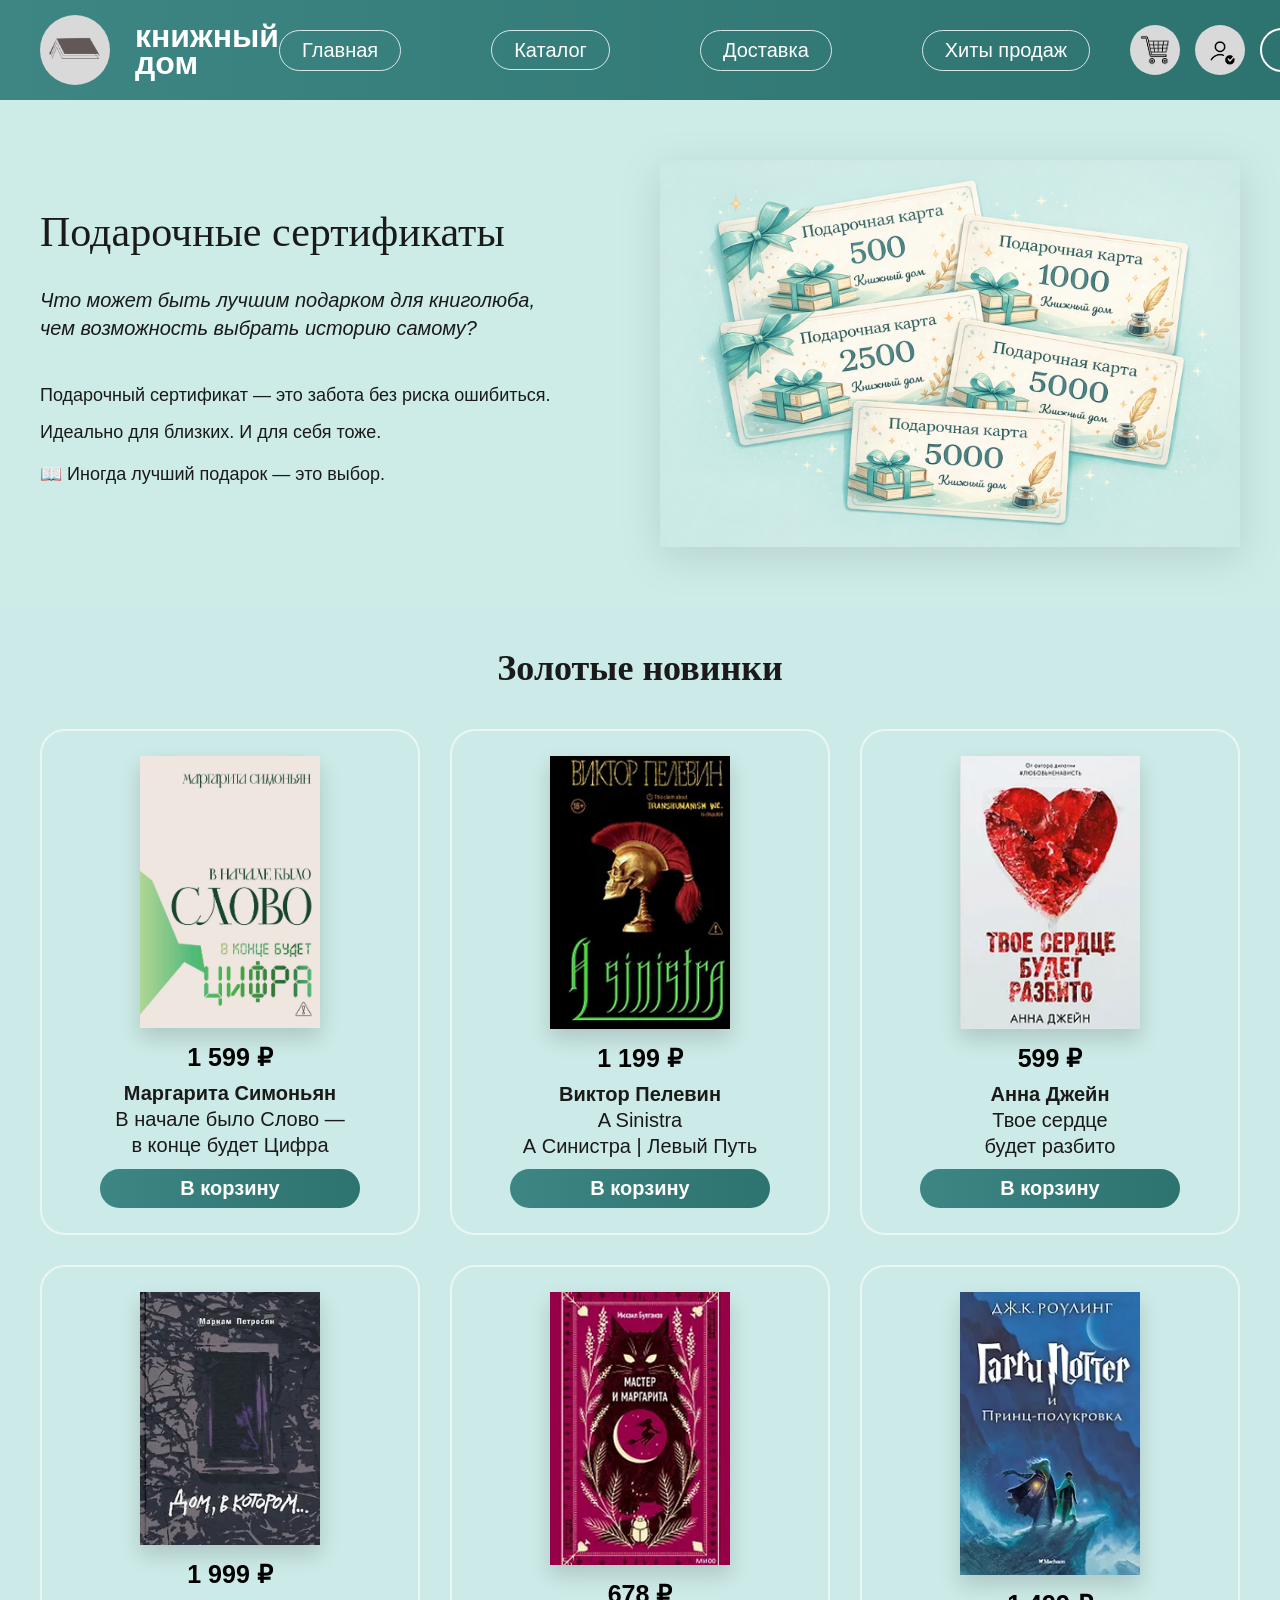
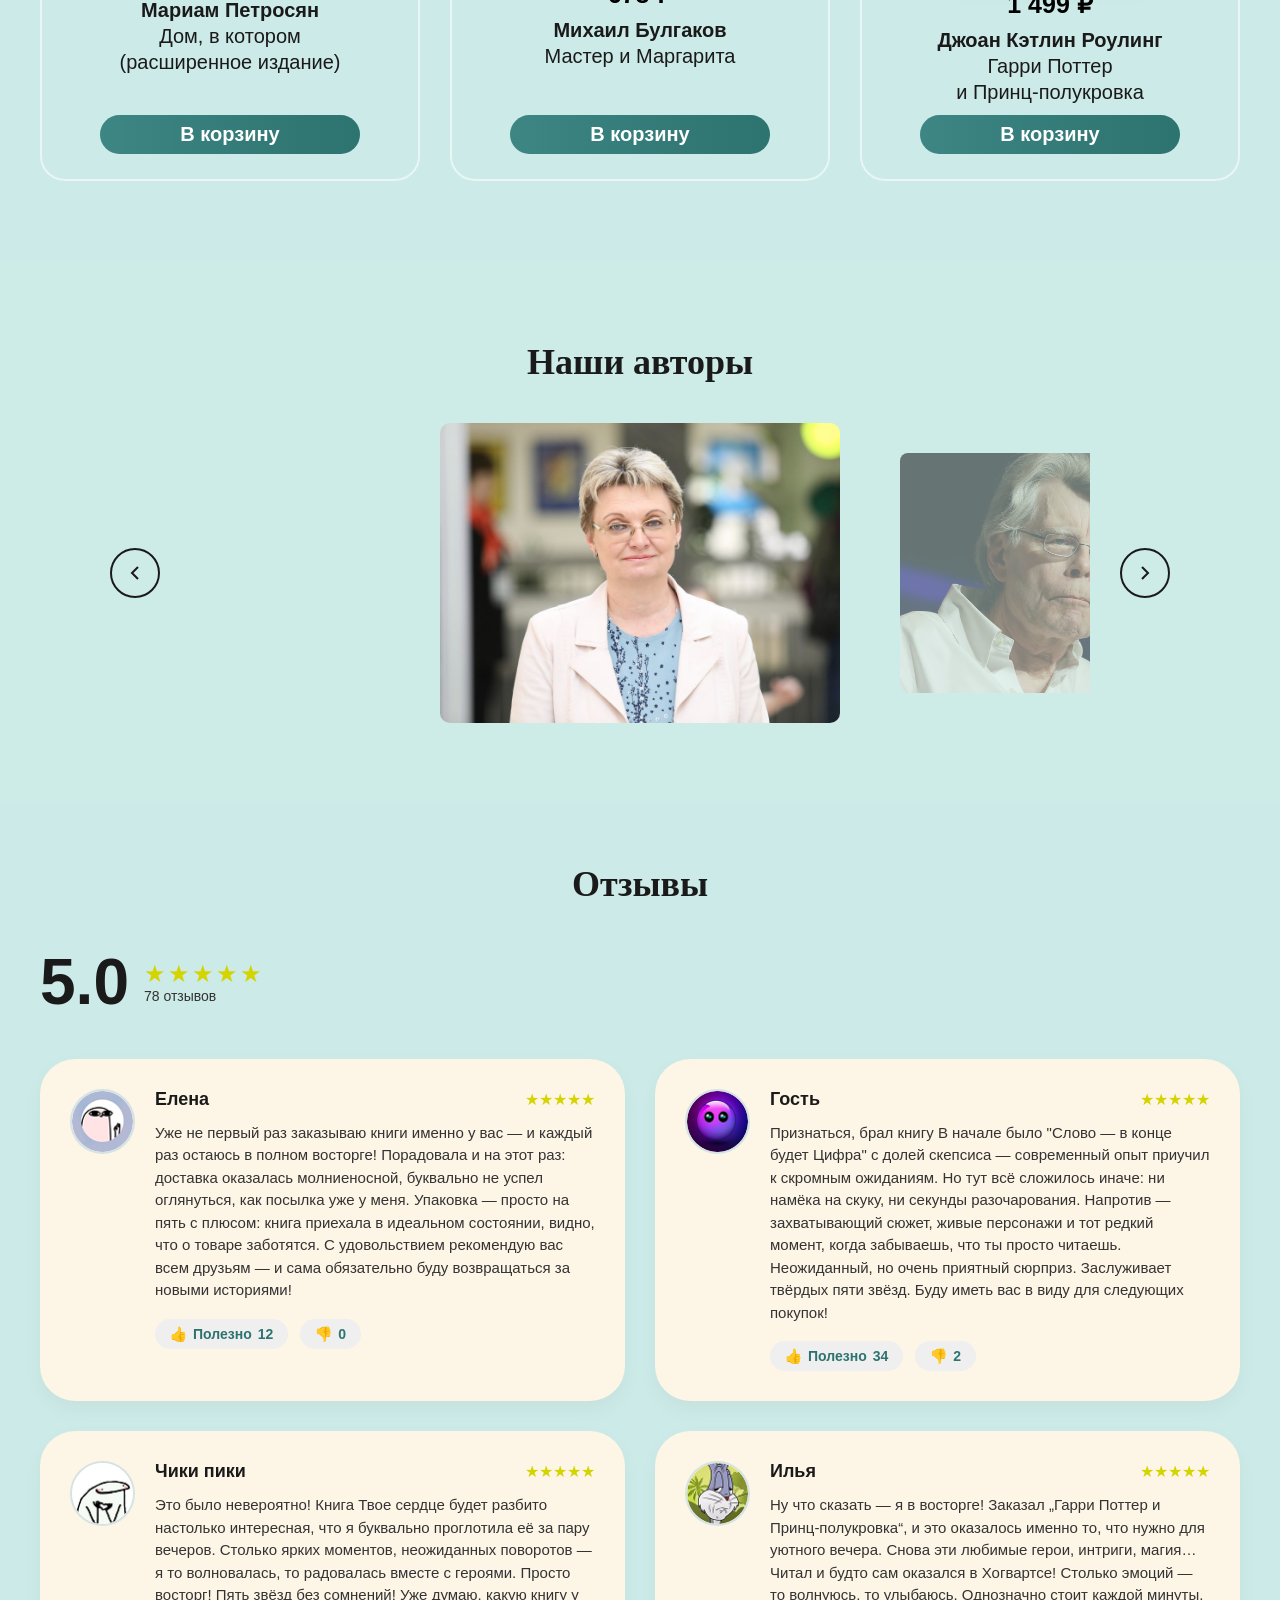
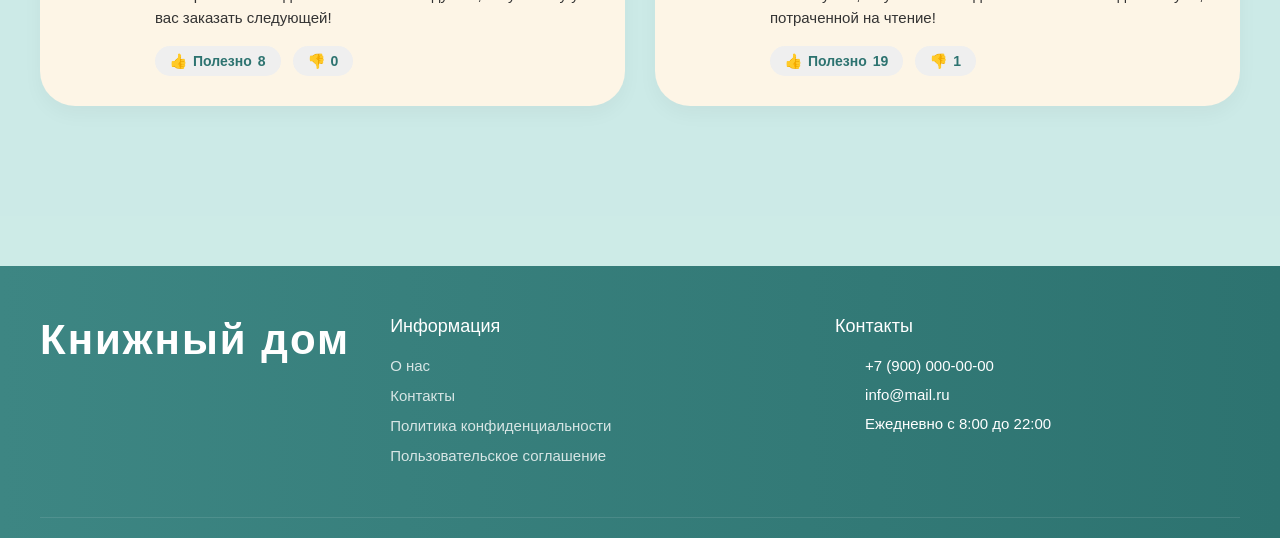
<file: index.html>
<!DOCTYPE html>
<html lang="ru">
<head>
    <meta charset="UTF-8">
    <meta name="viewport" content="width=device-width, initial-scale=1.0">
    <meta name="author" content="Жаворонкова Маргарита">
    <meta name="description" content="Курсовая работа: Книжный интернет-магазин">
    <meta name="keywords" content="книжный магазин, книги, Пушкин">
    <link rel="stylesheet" href="css/style.css">
    <title>Главная страница</title>
    <link rel="icon" href="img/logo.png">
</head>
<body>
<!-- Хэдер -->
<header class="header">
<div class="header-container">
    <div class="logo-section">
        <div class="logo-circle">
            <img src="img/logo.png" alt="Logo"> </div>
        <div class="logo-text">Книжный<br>дом</div> </div>
    <nav class="nav-menu">
        <a href="index.html" class="nav-link">Главная</a>  
        <div class="dropdown">
            <a href="#" class="nav-link" id="catalogBtn">Каталог</a>
            <div class="dropdown-content" id="catalogDropdown">
                <a href="catalog1.html" class="catalog-item">Лирика</a>
                <a href="catalog2.html" class="catalog-item">Эпос</a>
                <a href="catalog3.html" class="catalog-item">Драма</a>
                <a href="catalog4.html" class="catalog-item">Манга</a> </div>
        </div>
        <a href="delivery.html" class="nav-link">Доставка</a>
        <a href="hit.html" class="nav-link">Хиты продаж</a>
    </nav>
    <div class="header-tools">
        <a href="basket.html" class="tool-circle">
            <img src="img/cart-icon.png" alt="Корзина" class="tool-img"> </a>
        <a href="profile.html" class="tool-circle">
            <img src="img/user-icon.png" alt="Профиль" class="tool-img"> </a>
        <div class="search-box">
            <i class="fas fa-search"></i>
            <input type="text" placeholder="Поиск..."> </div>
        </div>
    </div>
</header>
<!--Акции-->
<section class="certificates-section">
<div class="container">
    <div class="cert-content">
        <div class="cert-text">
            <h1>Подарочные сертификаты</h1>
            <p class="subtitle">Что может быть лучшим подарком для книголюба, чем возможность выбрать историю самому?</p>
            <div class="description">
                <p>Подарочный сертификат — это забота без риска ошибиться.</p>
                <p>Идеально для близких. И для себя тоже.</p>
                <p class="promo-line">📖 Иногда лучший подарок — это выбор.</p> </div>
        </div>
            <div class="cert-image">
                <img src="img/sale.png" alt="Подарочные карты"> </div>
    </div> </div> </section>
<!--Золотые новинки-->
<section class="books-section">
<div class="container">
    <h2 class="section-title">Золотые новинки</h2>
    <div class="books-grid">
        
        <div class="book-card">
            <div class="book-cover">
                <img src="img/book1.jpg" alt="В начале было Слово"> </div>
            <div class="book-info">
                <div class="price">1 599 ₽</div>
                <div class="title"> <b>Маргарита Симоньян</b> <br> В начале было Слово — <br> в конце будет Цифра</div> </div>
                <button class="btn-buy" data-id="1" data-title="В начале было Слово — в конце будет Цифра" data-author="Маргарита Симоньян" data-price="1599" data-img="img/book1.jpg">В корзину</button>
        </div>

        <div class="book-card">
            <div class="book-cover">
                <img src="img/book2.png" alt="A Sinistra"> </div>
            <div class="book-info">
                <div class="price">1 199 ₽</div>
                <div class="title"> <b>Виктор Пелевин</b> <br> A Sinistra <br> А Синистра | Левый Путь</div> </div>
                <button class="btn-buy" data-id="2" data-title="A Sinistra | А Синистра | Левый Путь" data-author="Виктор Пелевин" data-price="1199" data-img="img/book2.png">В корзину</button>
        </div>

        <div class="book-card">
            <div class="book-cover">
                <img src="img/book3.jpg" alt="Твое сердце будет разбито"> </div>
            <div class="book-info">
                <div class="price">599 ₽</div>
                <div class="title"> <b>Анна Джейн</b> <br> Твое сердце <br> будет разбито</div> </div>
                <button class="btn-buy" data-id="3" data-title="Твое сердце будет разбито" data-author="Анна Джейн" data-price="599" data-img="img/book3.jpg">В корзину</button>
        </div>

        <div class="book-card">
            <div class="book-cover">
                <img src="img/book4.jpg" alt="Дом, в котором"> </div>
            <div class="book-info">
                <div class="price">1 999 ₽</div>
                <div class="title"> <b>Мариам Петросян</b> <br> Дом, в котором <br> (расширенное издание)</div> </div>
                <button class="btn-buy" data-id="4" data-title="Дом, в котором (расширенное издание)" data-author="Мариам Петросян" data-price="1999" data-img="img/book4.jpg">В корзину</button>
        </div>

        <div class="book-card">
            <div class="book-cover">
                <img src="img/book5.jpg" alt="Мастер и Маргарита"> </div>
            <div class="book-info">
                <div class="price">678 ₽</div>
                <div class="title"> <b>Михаил Булгаков</b> <br> Мастер и Маргарита</div> </div>
                <br>
                <button class="btn-buy" data-id="5" data-title="Мастер и Маргарита" data-author="Михаил Булгаков" data-price="678" data-img="img/book5.jpg">В корзину</button>
        </div>

        <div class="book-card">
            <div class="book-cover">
                <img src="img/book6.jpg" alt="Гарри Поттер"> </div>
            <div class="book-info">
                <div class="price">1 499 ₽</div>
                <div class="title"> <b>Джоан Кэтлин Роулинг</b> <br> Гарри Поттер <br> и Принц-полукровка</div> </div>
                <button class="btn-buy" data-id="6" data-title="Гарри Поттер и Принц-полукровка" data-author="Джоан Кэтлин Роулинг" data-price="1499" data-img="img/book6.jpg">В корзину</button>
        </div>

    </div>
</div> 
</section>   
<!--Наши авторы-->
<section class="partners-section">
<h2 class="section-title">Наши авторы</h2>
<div class="carousel-container">
    <button class="carousel-btn prev-btn" id="prevBtn">
        <svg width="24" height="24" viewBox="0 0 24 24" fill="none" stroke="currentColor" stroke-width="2"><path d="M15 18l-6-6 6-6"/></svg> </button>
    <div class="carousel-viewport">
        <div class="carousel-track" id="carouselTrack">
            <div class="carousel-slide active-slide">
                <img src="img/autor1.png" alt="Виктория Ледерман" title="Виктория Ледерман"> </div>
            <div class="carousel-slide">
                <img src="img/autor2.png" alt="Стивен Кинг" title="Стивен Кинг"> </div>
            <div class="carousel-slide">
                <img src="img/autor3.png" alt="Мариам Петросян" title="Мариам Петросян"> </div>
            <div class="carousel-slide">
                <img src="img/autor4.png" alt="Фёдор Достоевский" title="Фёдор Достоевский"> </div>
            <div class="carousel-slide">
                <img src="img/autor5.png" alt="Рэй Брэдбери" title="Рэй Брэдбери"> </div>
            </div>
        </div>
        <button class="carousel-btn next-btn" id="nextBtn">
            <svg width="24" height="24" viewBox="0 0 24 24" fill="none" stroke="currentColor" stroke-width="2"><path d="M9 18l6-6-6-6"/></svg>
        </button> </div>
</section>
<!--Отзывы-->
<section class="reviews-section">
<div class="container">
    <h2 class="section-title">Отзывы</h2>
    <div class="rating-summary">
        <span class="rating-number">5.0</span>
        <div class="rating-stars-block">
            <div class="stars">★★★★★</div>
            <div class="reviews-count">78 отзывов</div> </div>
    </div>
<div class="reviews-grid">
    <div class="review-card">
        <img src="img/avatar1.png" alt="Елена" class="avatar">
        <div class="review-content">
            <div class="review-header">
                <div class="review-name">Елена</div>
                <div class="review-stars">★★★★★</div> </div>
            <p class="review-text">Уже не первый раз заказываю книги именно у вас — и каждый раз остаюсь в полном восторге! Порадовала и на этот раз: доставка оказалась молниеносной, буквально не успел оглянуться, как посылка уже у меня. Упаковка — просто на пять с плюсом: книга приехала в идеальном состоянии, видно, что о товаре заботятся. С удовольствием рекомендую вас всем друзьям — и сама обязательно буду возвращаться за новыми историями!</p> 
            <div class="review-reactions">
                <button class="reaction-btn like-btn">
                    <span class="icon">👍</span> Полезно <span class="count" id="like-count-1">12</span> </button>
                <button class="reaction-btn dislike-btn">
                    <span class="icon">👎</span> <span class="count" id="dislike-count-1">0</span> </button>
            </div>
        </div>
    </div>
    <div class="review-card">
        <img src="img/avatar2.png" alt="Гость" class="avatar">
        <div class="review-content">
            <div class="review-header">
                <div class="review-name">Гость</div>
                <div class="review-stars">★★★★★</div> </div>
            <p class="review-text">Признаться, брал книгу В начале было "Слово — в конце будет Цифра" с долей скепсиса — современный опыт приучил к скромным ожиданиям. Но тут всё сложилось иначе: ни намёка на скуку, ни секунды разочарования. Напротив — захватывающий сюжет, живые персонажи и тот редкий момент, когда забываешь, что ты просто читаешь. Неожиданный, но очень приятный сюрприз. Заслуживает твёрдых пяти звёзд. Буду иметь вас в виду для следующих покупок!</p>  
            <div class="review-reactions">
                <button class="reaction-btn like-btn">
                    <span class="icon">👍</span> Полезно <span class="count" id="like-count-2">34</span> </button>
                <button class="reaction-btn dislike-btn">
                    <span class="icon">👎</span> <span class="count" id="dislike-count-2">2</span> </button>
            </div>
        </div>
    </div>
    <div class="review-card">
        <img src="img/avatar3.png" alt="Чики пики" class="avatar">
        <div class="review-content">
            <div class="review-header">
                <div class="review-name">Чики пики</div>
                <div class="review-stars">★★★★★</div> </div>
            <p class="review-text">Это было невероятно! Книга Твое сердце будет разбито настолько интересная, что я буквально проглотила её за пару вечеров. Столько ярких моментов, неожиданных поворотов — я то волновалась, то радовалась вместе с героями. Просто восторг! Пять звёзд без сомнений! Уже думаю, какую книгу у вас заказать следующей!</p>
            <div class="review-reactions">
                <button class="reaction-btn like-btn">
                    <span class="icon">👍</span> Полезно <span class="count" id="like-count-3">8</span> </button>
                <button class="reaction-btn dislike-btn">
                    <span class="icon">👎</span> <span class="count" id="dislike-count-3">0</span> </button>
            </div>
        </div>
    </div>
    <div class="review-card">
        <img src="img/avatar4.png" alt="Илья" class="avatar">
        <div class="review-content">
            <div class="review-header">
                <div class="review-name">Илья</div>
                <div class="review-stars">★★★★★</div> </div>
            <p class="review-text">Ну что сказать — я в восторге! Заказал „Гарри Поттер и Принц‑полукровка“, и это оказалось именно то, что нужно для уютного вечера. Снова эти любимые герои, интриги, магия… Читал и будто сам оказался в Хогвартсе! Столько эмоций — то волнуюсь, то улыбаюсь. Однозначно стоит каждой минуты, потраченной на чтение!</p>
            <div class="review-reactions">
                <button class="reaction-btn like-btn">
                    <span class="icon">👍</span> Полезно <span class="count" id="like-count-4">19</span> </button>
                <button class="reaction-btn dislike-btn">
                    <span class="icon">👎</span> <span class="count" id="dislike-count-4">1</span> </button>
            </div>
        </div>
    </div>
</div> </div>
</section>
<!--Футер-->
<footer class="footer"> <div class="container">
    <div class="footer-content">
        <div class="footer-brand">
            <h2 class="footer-logo-text">Книжный дом</h2>
        </div>
            <div class="footer-column">
                <h3>Информация</h3>
                <ul>
                    <li><a href="#">О нас</a></li>
                    <li><a href="#">Контакты</a></li>
                    <li><a href="#">Политика конфиденциальности</a></li>
                    <li><a href="#">Пользовательское соглашение</a></li> </ul> </div>
            <div class="footer-column">
                <h3>Контакты</h3>
                <ul class="contact-list">
                    <li><i class="fas fa-phone"></i> +7 (900) 000-00-00</li>
                    <li><i class="fas fa-envelope"></i> info@mail.ru</li>
                    <li><i class="fas fa-clock"></i> Ежедневно с 8:00 до 22:00</li> </ul> </div>
    </div> </div> </footer>
<script src="js/main.js"></script>
</body>
</html>
</file>
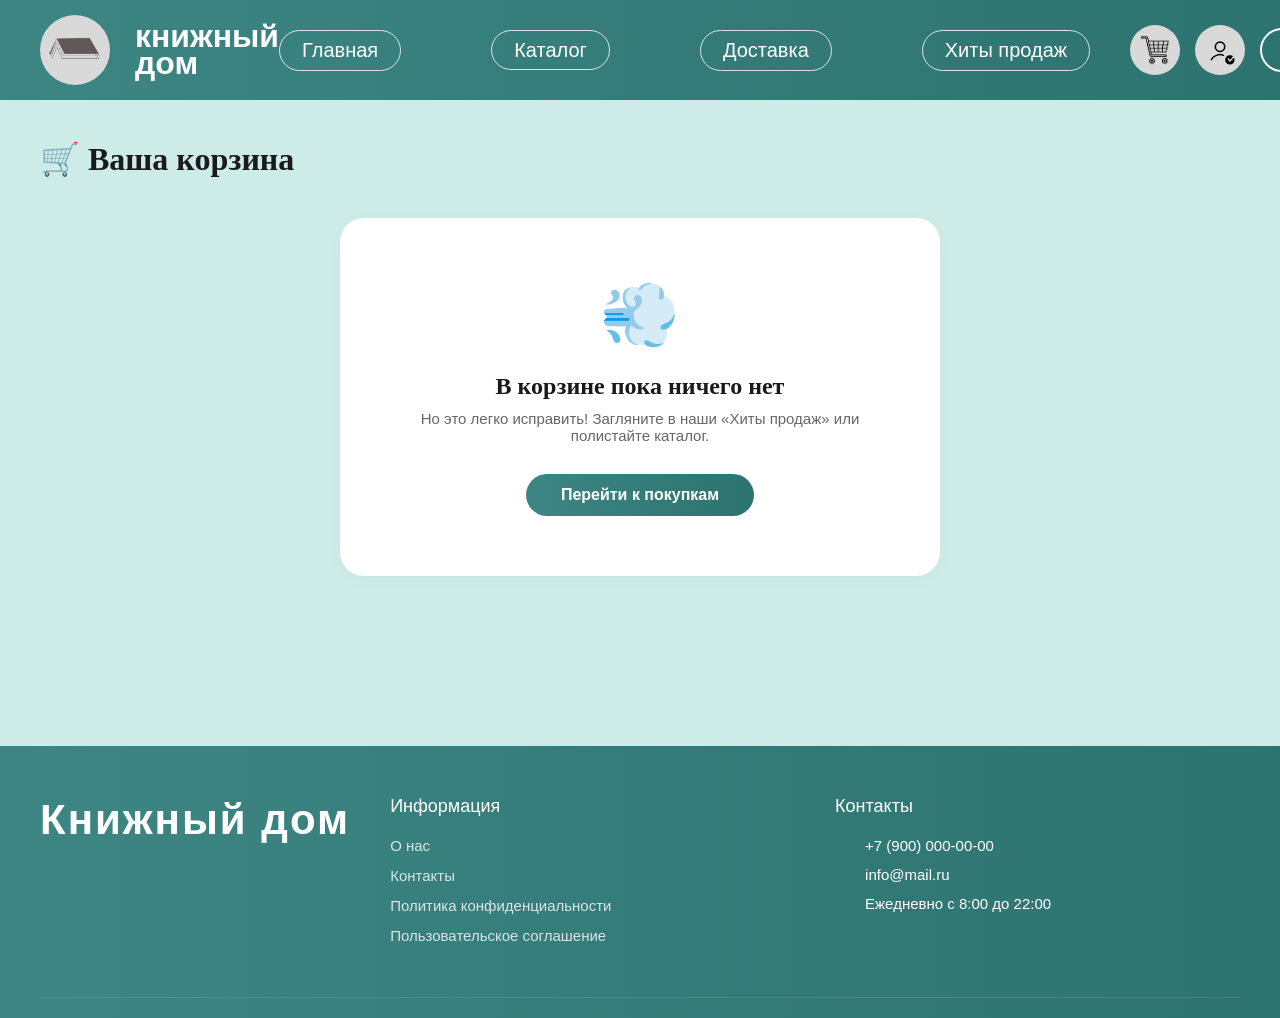
<file: basket.html>
<!DOCTYPE html>
<html lang="ru">
<head>
    <meta charset="UTF-8">
    <meta name="viewport" content="width=device-width, initial-scale=1.0">
    <meta name="author" content="Жаворонкова Маргарита">
    <meta name="description" content="Курсовая работа: Книжный интернет-магазин">
    <meta name="keywords" content="книжный магазин, книги, Пушкин">
    <link rel="stylesheet" href="css/style.css">
    <title>Хиты продаж</title>
    <link rel="icon" href="img/logo.png">
</head>
<body>
<!-- Хэдер -->
<header class="header">
<div class="header-container">
    <div class="logo-section">
        <div class="logo-circle">
            <img src="img/logo.png" alt="Logo"> </div>
        <div class="logo-text">Книжный<br>дом</div> </div>
    <nav class="nav-menu">
        <a href="index.html" class="nav-link">Главная</a>  
        <div class="dropdown">
            <a href="#" class="nav-link" id="catalogBtn">Каталог</a>
            <div class="dropdown-content" id="catalogDropdown">
                <a href="catalog1.html" class="catalog-item"></a>
                <a href="catalog2.html" class="catalog-item">Эпос</a>
                <a href="catalog3.html" class="catalog-item">Драма</a>
                <a href="catalog4.html" class="catalog-item">Манга</a> </div>
        </div>
        <a href="delivery.html" class="nav-link">Доставка</a>
        <a href="hit.html" class="nav-link">Хиты продаж</a>
    </nav>
    <div class="header-tools">
        <a href="basket.html" class="tool-circle">
            <img src="img/cart-icon.png" alt="Корзина" class="tool-img"> </a>
        <a href="profile.html" class="tool-circle">
            <img src="img/user-icon.png" alt="Профиль" class="tool-img"> </a>
        <div class="search-box">
            <i class="fas fa-search"></i>
            <input type="text" placeholder="Поиск..."> </div>
        </div>
    </div>
</header>
<!--корзина-->
<main class="cart-main-content">
    <div class="container">
        <h1 class="cart-page-title">🛒 Ваша корзина</h1>

        <div id="emptyCartView" class="empty-cart-container">
            <div class="empty-cart-icon">💨</div>
            <h2>В корзине пока ничего нет</h2>
            <p>Но это легко исправить! Загляните в наши «Хиты продаж» или полистайте каталог.</p>
            <a href="index.html" class="btn-to-shop">Перейти к покупкам</a>
        </div>

        <div id="activeCartView" class="active-cart-grid" style="display: none;">
            
            <div class="cart-items-list" id="cartItemsContainer">
                <div class="cart-item-card">
                    <img src="img/book1.jpg" alt="Обложка" class="cart-item-img">
                    <div class="cart-item-info">
                        <h3 class="cart-item-title">В начале было Слово — в конце будет Цифра</h3>
                        <p class="cart-item-author">Маргарита Симоньян</p>
                    </div>
                    <div class="cart-item-price">1 279 ₽</div>
                    <button class="btn-remove-item" onclick="removeDemoItem(this)">✕</button>
                </div>
            </div>

            <aside class="cart-summary-block">
                <h3>Итог заказа</h3>
                <div class="summary-row">
                    <span>Товары (1)</span>
                    <span id="totalItemsPrice">1 279 ₽</span>
                </div>
                <div class="summary-row">
                    <span>Доставка</span>
                    <span class="free-delivery-text">Бесплатно</span>
                </div>
                <hr class="summary-divider">
                <div class="summary-total-row">
                    <span>К оплате:</span>
                    <strong id="finalOrderPrice">1 279 ₽</strong>
                </div>
                <button class="btn-checkout-start" id="openCheckoutBtn">Перейти к оформлению</button>
            </aside>

        </div>
    </div>
</main>

<div class="modal-overlay" id="checkoutModal">
    <div class="modal-window">
        <button class="modal-close-btn" id="closeCheckoutBtn">✕</button>
        <h2 class="modal-title">📦 Оформление заказа</h2>
        
        <form id="checkoutForm" onsubmit="event.preventDefault(); location.reload();">
            
            <div class="modal-form-group">
                <label for="orderFio">ФИО получателя *</label>
                <input type="text" id="orderFio" placeholder="Иванов Иван Иванович" required>
            </div>

            <div class="modal-form-row">
                <div class="modal-form-group">
                    <label for="orderEmail">Электронная почта *</label>
                    <input type="email" id="orderEmail" placeholder="example@mail.ru" required>
                </div>
                <div class="modal-form-group">
                    <label for="orderPhone">Номер телефона *</label>
                    <input type="tel" id="orderPhone" placeholder="+7 (900) 000-00-00" required>
                </div>
            </div>

            <div class="modal-form-group">
                <label for="deliveryMethod">Способ доставки *</label>
                <select id="deliveryMethod" required>
                    <option value="" disabled selected>Выберите вариант...</option>
                    <option value="pickup_point">Пункт выдачи заказов</option>
                    <option value="courier">Курьерская доставка</option>
                    <option value="russian_post">Почта России</option>
                    <option value="self_delivery">Самовывоз из магазина</option>
                </select>
            </div>

            <div class="modal-form-group" id="addressFieldWrapper" style="display: none;">
                <label for="orderAddress">Адрес доставки *</label>
                <textarea id="orderAddress" rows="2" placeholder="Город, улица, дом, квартира..."></textarea>
            </div>

            <button type="submit" class="btn-submit-order">Подтвердить и заказать</button>
        </form>
    </div>
</div>
<!--Футер-->
<footer class="footer"> <div class="container">
    <div class="footer-content">
        <div class="footer-brand">
            <h2 class="footer-logo-text">Книжный дом</h2>
        </div>
            <div class="footer-column">
                <h3>Информация</h3>
                <ul>
                    <li><a href="#">О нас</a></li>
                    <li><a href="#">Контакты</a></li>
                    <li><a href="#">Политика конфиденциальности</a></li>
                    <li><a href="#">Пользовательское соглашение</a></li> </ul> </div>
            <div class="footer-column">
                <h3>Контакты</h3>
                <ul class="contact-list">
                    <li><i class="fas fa-phone"></i> +7 (900) 000-00-00</li>
                    <li><i class="fas fa-envelope"></i> info@mail.ru</li>
                    <li><i class="fas fa-clock"></i> Ежедневно с 8:00 до 22:00</li> </ul> </div>
    </div> </div> </footer>
<script src="js/main.js"></script>
</body>
</html>
</file>
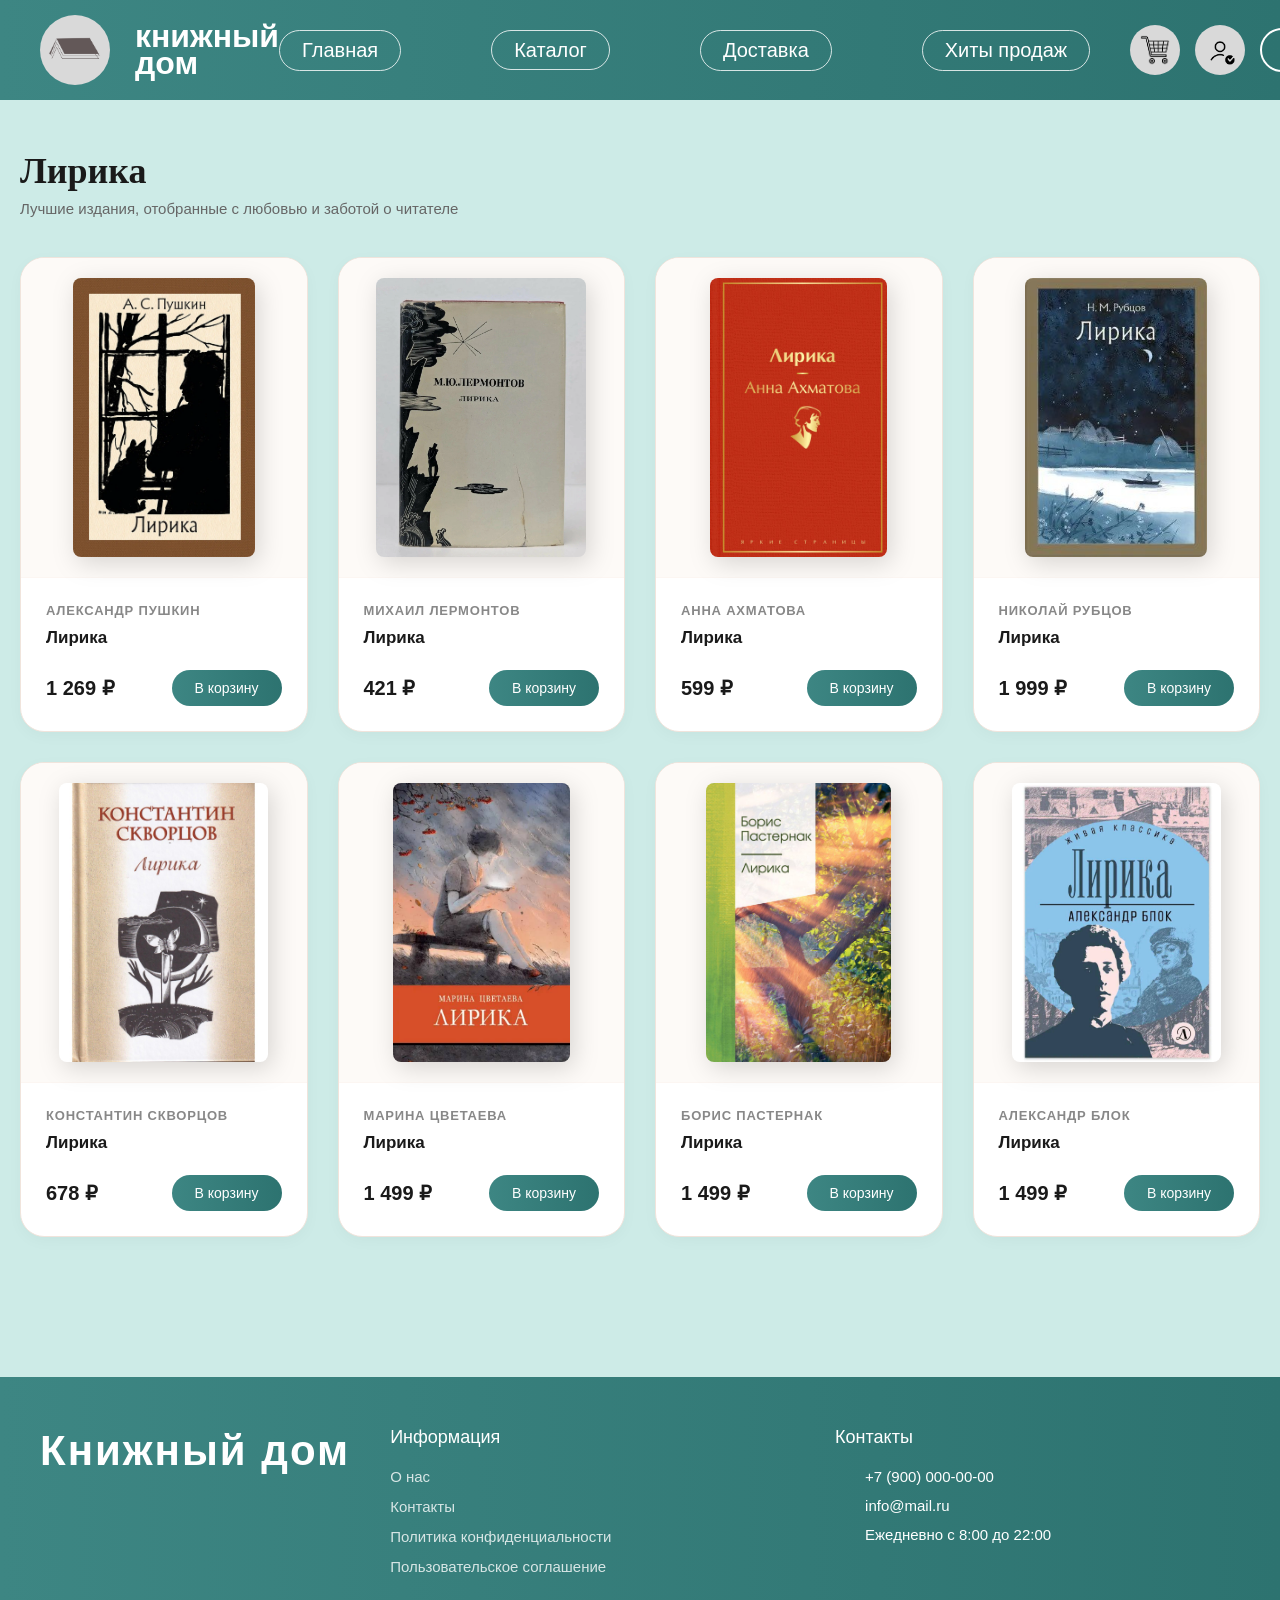
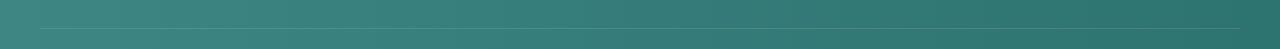
<file: catalog1.html>
<!DOCTYPE html>
<html lang="ru">
<head>
    <meta charset="UTF-8">
    <meta name="viewport" content="width=device-width, initial-scale=1.0">
    <meta name="author" content="Жаворонкова Маргарита">
    <meta name="description" content="Курсовая работа: Книжный интернет-магазин">
    <meta name="keywords" content="книжный магазин, книги, Пушкин">
    <link rel="stylesheet" href="css/style.css">
    <title>Хиты продаж</title>
    <link rel="icon" href="img/logo.png">
</head>
<body>
<!-- Хэдер -->
<header class="header">
<div class="header-container">
    <div class="logo-section">
        <div class="logo-circle">
            <img src="img/logo.png" alt="Logo"> </div>
        <div class="logo-text">Книжный<br>дом</div> </div>
    <nav class="nav-menu">
        <a href="index.html" class="nav-link">Главная</a>  
        <div class="dropdown">
            <a href="#" class="nav-link" id="catalogBtn">Каталог</a>
            <div class="dropdown-content" id="catalogDropdown">
                <a href="catalog1.html" class="catalog-item"></a>
                <a href="catalog2.html" class="catalog-item">Эпос</a>
                <a href="catalog3.html" class="catalog-item">Драма</a>
                <a href="catalog4.html" class="catalog-item">Манга</a> </div>
        </div>
        <a href="delivery.html" class="nav-link">Доставка</a>
        <a href="hit.html" class="nav-link">Хиты продаж</a>
    </nav>
    <div class="header-tools">
        <a href="basket.html" class="tool-circle">
            <img src="img/cart-icon.png" alt="Корзина" class="tool-img"> </a>
        <a href="profile.html" class="tool-circle">
            <img src="img/user-icon.png" alt="Профиль" class="tool-img"> </a>
        <div class="search-box">
            <i class="fas fa-search"></i>
            <input type="text" placeholder="Поиск..."> </div>
        </div>
    </div>
</header>
<!--Каталог-->
<main class="catalog-main-content">
    <div class="catalog-container">
        
        <div class="catalog-header-block">
            <h1 class="catalog-title"> Лирика</h1>
            <p class="catalog-subtitle">Лучшие издания, отобранные с любовью и заботой о читателе</p>
        </div>

        <div class="modern-books-grid">
            <div class="modern-book-card">
                <div class="modern-book-cover">
                    <img src="img/lyrics_1.png" alt="Лирика Пушкина">
                </div>
                <div class="modern-book-info">
                    <p class="modern-book-author">Александр Пушкин</p>
                    <h3 class="modern-book-title">Лирика</h3>
                    <div class="modern-card-footer">
                        <span class="modern-price">1 269 ₽</span>
                        <button class="btn-buy" data-id="1" data-title="Лирика Пушкина" data-author="Александр Пушкин" data-price="1269" data-img="img/book1.jpg">В корзину</button>
                    </div>
                </div>
            </div>

            <div class="modern-book-card">
                <div class="modern-book-cover">
                    <img src="img/lyrics_2.png" alt="A Sinistra">
                </div>
                <div class="modern-book-info">
                    <p class="modern-book-author">Михаил Лермонтов</p>
                    <h3 class="modern-book-title">Лирика</h3>
                    <div class="modern-card-footer">
                        <span class="modern-price">421 ₽</span>
                        <button class="btn-buy" data-id="2" data-title="Лирика Лермонтова" data-author="Михаил Лермонтов" data-price="421" data-img="img/lyrics_2.png">В корзину</button>
                    </div>
                </div>
            </div>

            <div class="modern-book-card">
                <div class="modern-book-cover">
                    <img src="img/lyrics_3.jpg" alt="Лирика">
                </div>
                <div class="modern-book-info">
                    <p class="modern-book-author">Анна Ахматова</p>
                    <h3 class="modern-book-title">Лирика</h3>
                    <div class="modern-card-footer">
                        <span class="modern-price">599 ₽</span>
                        <button class="btn-buy" data-id="3" data-title="Лирика" data-author="Анна Ахматова" data-price="599" data-img="img/lyrics_3.jpg">В корзину</button>
                    </div>
                </div>
            </div>

            <div class="modern-book-card">
                <div class="modern-book-cover">
                    <img src="img/lyrics_4.jpg" alt="Лирика">
                </div>
                <div class="modern-book-info">
                    <p class="modern-book-author">Николай Рубцов</p>
                    <h3 class="modern-book-title">Лирика</h3>
                    <div class="modern-card-footer">
                        <span class="modern-price">1 999 ₽</span>
                        <button class="btn-buy" data-id="4" data-title="Лирика" data-author="Николай Рубцов" data-price="1999" data-img="img/lyrics_4.jpg">В корзину</button>
                    </div>
                </div>
            </div>

            <div class="modern-book-card">
                <div class="modern-book-cover">
                    <img src="img/lyrics_5.jpg" alt="Лирика">
                </div>
                <div class="modern-book-info">
                    <p class="modern-book-author">Константин Скворцов</p>
                    <h3 class="modern-book-title">Лирика</h3>
                    <div class="modern-card-footer">
                        <span class="modern-price">678 ₽</span>
                        <button class="btn-buy" data-id="5" data-title="Лирика" data-author="Константин Скворцов" data-price="678" data-img="img/lyrics_5.jpg">В корзину</button>
                    </div>
                </div>
            </div>

            <div class="modern-book-card">
                <div class="modern-book-cover">
                    <img src="img/lyrics6.jpg" alt="Лирика">
                </div>
                <div class="modern-book-info">
                    <p class="modern-book-author">Марина Цветаева</p>
                    <h3 class="modern-book-title">Лирика</h3>
                    <div class="modern-card-footer">
                        <span class="modern-price">1 499 ₽</span>
                        <button class="btn-buy" data-id="6" data-title="Лирика" data-author="Марина Цветаева" data-price="1499" data-img="img/lyrics6.jpg">В корзину</button>
                    </div>
                </div>
            </div>
            <div class="modern-book-card">
                <div class="modern-book-cover">
                    <img src="img/lyrics7.jpg" alt="Лирика">
                </div>
                <div class="modern-book-info">
                    <p class="modern-book-author">Борис Пастернак</p>
                    <h3 class="modern-book-title">Лирика</h3>
                    <div class="modern-card-footer">
                        <span class="modern-price">1 499 ₽</span>
                        <button class="btn-buy" data-id="6" data-title="Лирика" data-author="Борис Пастернак" data-price="1499" data-img="img/lyrics7.jpg">В корзину</button>
                    </div>
                </div>
            </div>
            <div class="modern-book-card">
                <div class="modern-book-cover">
                    <img src="img/lyrics8.jpg" alt="Лирика">
                </div>
                <div class="modern-book-info">
                    <p class="modern-book-author">Александр Блок</p>
                    <h3 class="modern-book-title">Лирика</h3>
                    <div class="modern-card-footer">
                        <span class="modern-price">1 499 ₽</span>
                        <button class="btn-buy" data-id="6" data-title="Лирика" data-author="Александр Блок" data-price="1499" data-img="img/lyrics8.jpg">В корзину</button>
                    </div>
                </div>
            </div>

        </div>
    </div>
</main>
<!--Футер-->
<footer class="footer"> <div class="container">
    <div class="footer-content">
        <div class="footer-brand">
            <h2 class="footer-logo-text">Книжный дом</h2>
        </div>
            <div class="footer-column">
                <h3>Информация</h3>
                <ul>
                    <li><a href="#">О нас</a></li>
                    <li><a href="#">Контакты</a></li>
                    <li><a href="#">Политика конфиденциальности</a></li>
                    <li><a href="#">Пользовательское соглашение</a></li> </ul> </div>
            <div class="footer-column">
                <h3>Контакты</h3>
                <ul class="contact-list">
                    <li><i class="fas fa-phone"></i> +7 (900) 000-00-00</li>
                    <li><i class="fas fa-envelope"></i> info@mail.ru</li>
                    <li><i class="fas fa-clock"></i> Ежедневно с 8:00 до 22:00</li> </ul> </div>
    </div> </div> </footer>
<script src="js/main.js"></script>
</body>
</html>
</file>
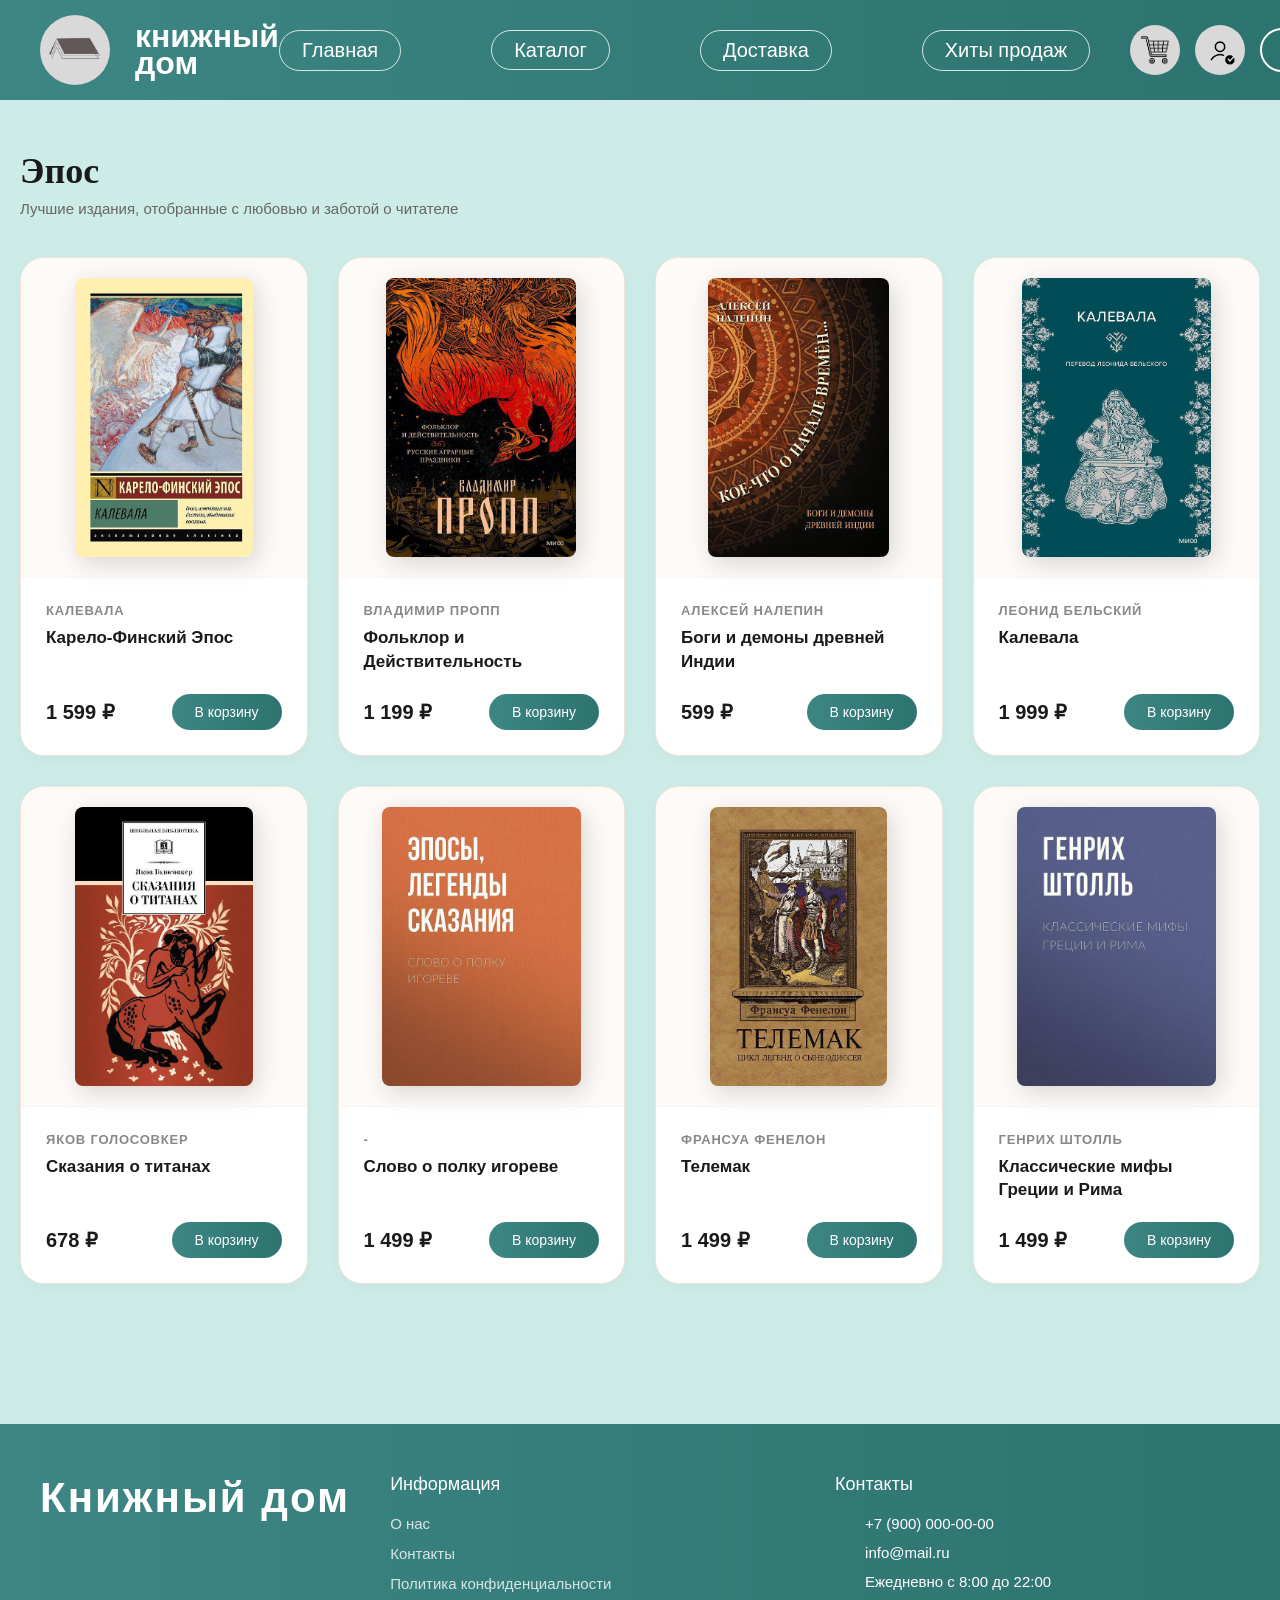
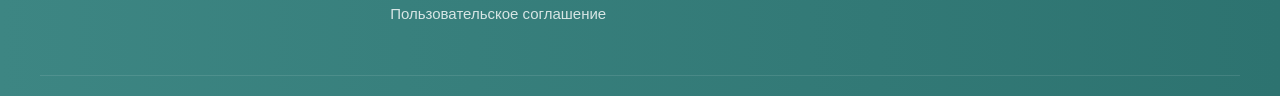
<file: catalog2.html>
<!DOCTYPE html>
<html lang="ru">
<head>
    <meta charset="UTF-8">
    <meta name="viewport" content="width=device-width, initial-scale=1.0">
    <meta name="author" content="Жаворонкова Маргарита">
    <meta name="description" content="Курсовая работа: Книжный интернет-магазин">
    <meta name="keywords" content="книжный магазин, книги, Пушкин">
    <link rel="stylesheet" href="css/style.css">
    <title>Хиты продаж</title>
    <link rel="icon" href="img/logo.png">
</head>
<body>
<!-- Хэдер -->
<header class="header">
<div class="header-container">
    <div class="logo-section">
        <div class="logo-circle">
            <img src="img/logo.png" alt="Logo"> </div>
        <div class="logo-text">Книжный<br>дом</div> </div>
    <nav class="nav-menu">
        <a href="index.html" class="nav-link">Главная</a>  
        <div class="dropdown">
            <a href="#" class="nav-link" id="catalogBtn">Каталог</a>
            <div class="dropdown-content" id="catalogDropdown">
                <a href="catalog1.html" class="catalog-item">Лирика</a>
                <a href="catalog2.html" class="catalog-item">Эпос</a>
                <a href="catalog3.html" class="catalog-item">Драма</a>
                <a href="catalog4.html" class="catalog-item">Манга</a> </div>
        </div>
        <a href="delivery.html" class="nav-link">Доставка</a>
        <a href="hit.html" class="nav-link">Хиты продаж</a>
    </nav>
    <div class="header-tools">
        <a href="basket.html" class="tool-circle">
            <img src="img/cart-icon.png" alt="Корзина" class="tool-img"> </a>
        <a href="profile.html" class="tool-circle">
            <img src="img/user-icon.png" alt="Профиль" class="tool-img"> </a>
        <div class="search-box">
            <i class="fas fa-search"></i>
            <input type="text" placeholder="Поиск..."> </div>
        </div>
    </div>
</header>
<!--Каталог-->
<main class="catalog-main-content">
    <div class="catalog-container">
        
        <div class="catalog-header-block">
            <h1 class="catalog-title">Эпос</h1>
            <p class="catalog-subtitle">Лучшие издания, отобранные с любовью и заботой о читателе</p>
        </div>

        <div class="modern-books-grid">
            <div class="modern-book-card">
                <div class="modern-book-cover">
                    <img src="img/epic1.jpg" alt="В начале было Слово">
                </div>
                <div class="modern-book-info">
                    <p class="modern-book-author">Калевала</p>
                    <h3 class="modern-book-title">Карело-Финский Эпос</h3>
                    <div class="modern-card-footer">
                        <span class="modern-price">1 599 ₽</span>
                        <button class="btn-buy" data-id="1" data-title="Карело-Финский Эпос" data-author="Калевала" data-price="1599" data-img="img/epic1.jpg">В корзину</button>
                    </div>
                </div>
            </div>

            <div class="modern-book-card">
                <div class="modern-book-cover">
                    <img src="img/epic2.jpg" alt="A Sinistra">
                </div>
                <div class="modern-book-info">
                    <p class="modern-book-author">Владимир Пропп</p>
                    <h3 class="modern-book-title">Фольклор и Действительность</h3>
                    <div class="modern-card-footer">
                        <span class="modern-price">1 199 ₽</span>
                        <button class="btn-buy" data-id="2" data-title="A Sinistra | А Синистра | Левый Путь" data-author="Виктор Пелевин" data-price="1199" data-img="img/epic2.jpg">В корзину</button>
                    </div>
                </div>
            </div>

            <div class="modern-book-card">
                <div class="modern-book-cover">
                    <img src="img/epic3.jpg" alt="Боги и демоны древней Индии">
                </div>
                <div class="modern-book-info">
                    <p class="modern-book-author">Алексей Налепин</p>
                    <h3 class="modern-book-title">Боги и демоны древней Индии</h3>
                    <div class="modern-card-footer">
                        <span class="modern-price">599 ₽</span>
                        <button class="btn-buy" data-id="3" data-title="Боги и демоны древней Индии" data-author="Алексей Налепин" data-price="599" data-img="img/epic3.jpg">В корзину</button>
                    </div>
                </div>
            </div>

            <div class="modern-book-card">
                <div class="modern-book-cover">
                    <img src="img/epic4.jpg" alt="Дом, в котором">
                </div>
                <div class="modern-book-info">
                    <p class="modern-book-author">Леонид Бельский</p>
                    <h3 class="modern-book-title">Калевала</h3>
                    <div class="modern-card-footer">
                        <span class="modern-price">1 999 ₽</span>
                        <button class="btn-buy" data-id="4" data-title="Калевала" data-author="Леонид Бельский" data-price="1999" data-img="img/epic4.jpg">В корзину</button>
                    </div>
                </div>
            </div>

            <div class="modern-book-card">
                <div class="modern-book-cover">
                    <img src="img/epic5.jpg" alt="Мастер и Маргарита">
                </div>
                <div class="modern-book-info">
                    <p class="modern-book-author">Яков Голосовкер</p>
                    <h3 class="modern-book-title">Сказания о титанах</h3>
                    <div class="modern-card-footer">
                        <span class="modern-price">678 ₽</span>
                        <button class="btn-buy" data-id="5" data-title="Сказания о титанах" data-author="Яков Голосовкер" data-price="678" data-img="img/epic5.jpg">В корзину</button>
                    </div>
                </div>
            </div>

            <div class="modern-book-card">
                <div class="modern-book-cover">
                    <img src="img/epic6.jpg" alt="Гарри Поттер">
                </div>
                <div class="modern-book-info">
                    <p class="modern-book-author">-</p>
                    <h3 class="modern-book-title">Слово о полку игореве</h3>
                    <div class="modern-card-footer">
                        <span class="modern-price">1 499 ₽</span>
                        <button class="btn-buy" data-id="6" data-title="Слово о полку игореве" data-author="-" data-price="1499" data-img="img/epic6.jpg">В корзину</button>
                    </div>
                </div>
            </div>
            <div class="modern-book-card">
                <div class="modern-book-cover">
                    <img src="img/epic7.jpg" alt="Телемак">
                </div>
                <div class="modern-book-info">
                    <p class="modern-book-author">Франсуа Фенелон</p>
                    <h3 class="modern-book-title">Телемак</h3>
                    <div class="modern-card-footer">
                        <span class="modern-price">1 499 ₽</span>
                        <button class="btn-buy" data-id="6" data-title="Телемак" data-author="Франсуа Фенелон" data-price="1499" data-img="img/book6.jpg">В корзину</button>
                    </div>
                </div>
            </div>
            <div class="modern-book-card">
                <div class="modern-book-cover">
                    <img src="img/epic8.jpg" alt="Гарри Поттер">
                </div>
                <div class="modern-book-info">
                    <p class="modern-book-author">Генрих Штолль</p>
                    <h3 class="modern-book-title">Классические мифы Греции и Рима</h3>
                    <div class="modern-card-footer">
                        <span class="modern-price">1 499 ₽</span>
                        <button class="btn-buy" data-id="6" data-title="Классические мифы Греции и Рима" data-author="Генрих Штолль" data-price="1499" data-img="img/epic8.jpg">В корзину</button>
                    </div>
                </div>
            </div>

        </div>
    </div>
</main>
<!--Футер-->
<footer class="footer"> <div class="container">
    <div class="footer-content">
        <div class="footer-brand">
            <h2 class="footer-logo-text">Книжный дом</h2>
        </div>
            <div class="footer-column">
                <h3>Информация</h3>
                <ul>
                    <li><a href="#">О нас</a></li>
                    <li><a href="#">Контакты</a></li>
                    <li><a href="#">Политика конфиденциальности</a></li>
                    <li><a href="#">Пользовательское соглашение</a></li> </ul> </div>
            <div class="footer-column">
                <h3>Контакты</h3>
                <ul class="contact-list">
                    <li><i class="fas fa-phone"></i> +7 (900) 000-00-00</li>
                    <li><i class="fas fa-envelope"></i> info@mail.ru</li>
                    <li><i class="fas fa-clock"></i> Ежедневно с 8:00 до 22:00</li> </ul> </div>
    </div> </div> </footer>
<script src="js/main.js"></script>
</body>
</html>
</file>
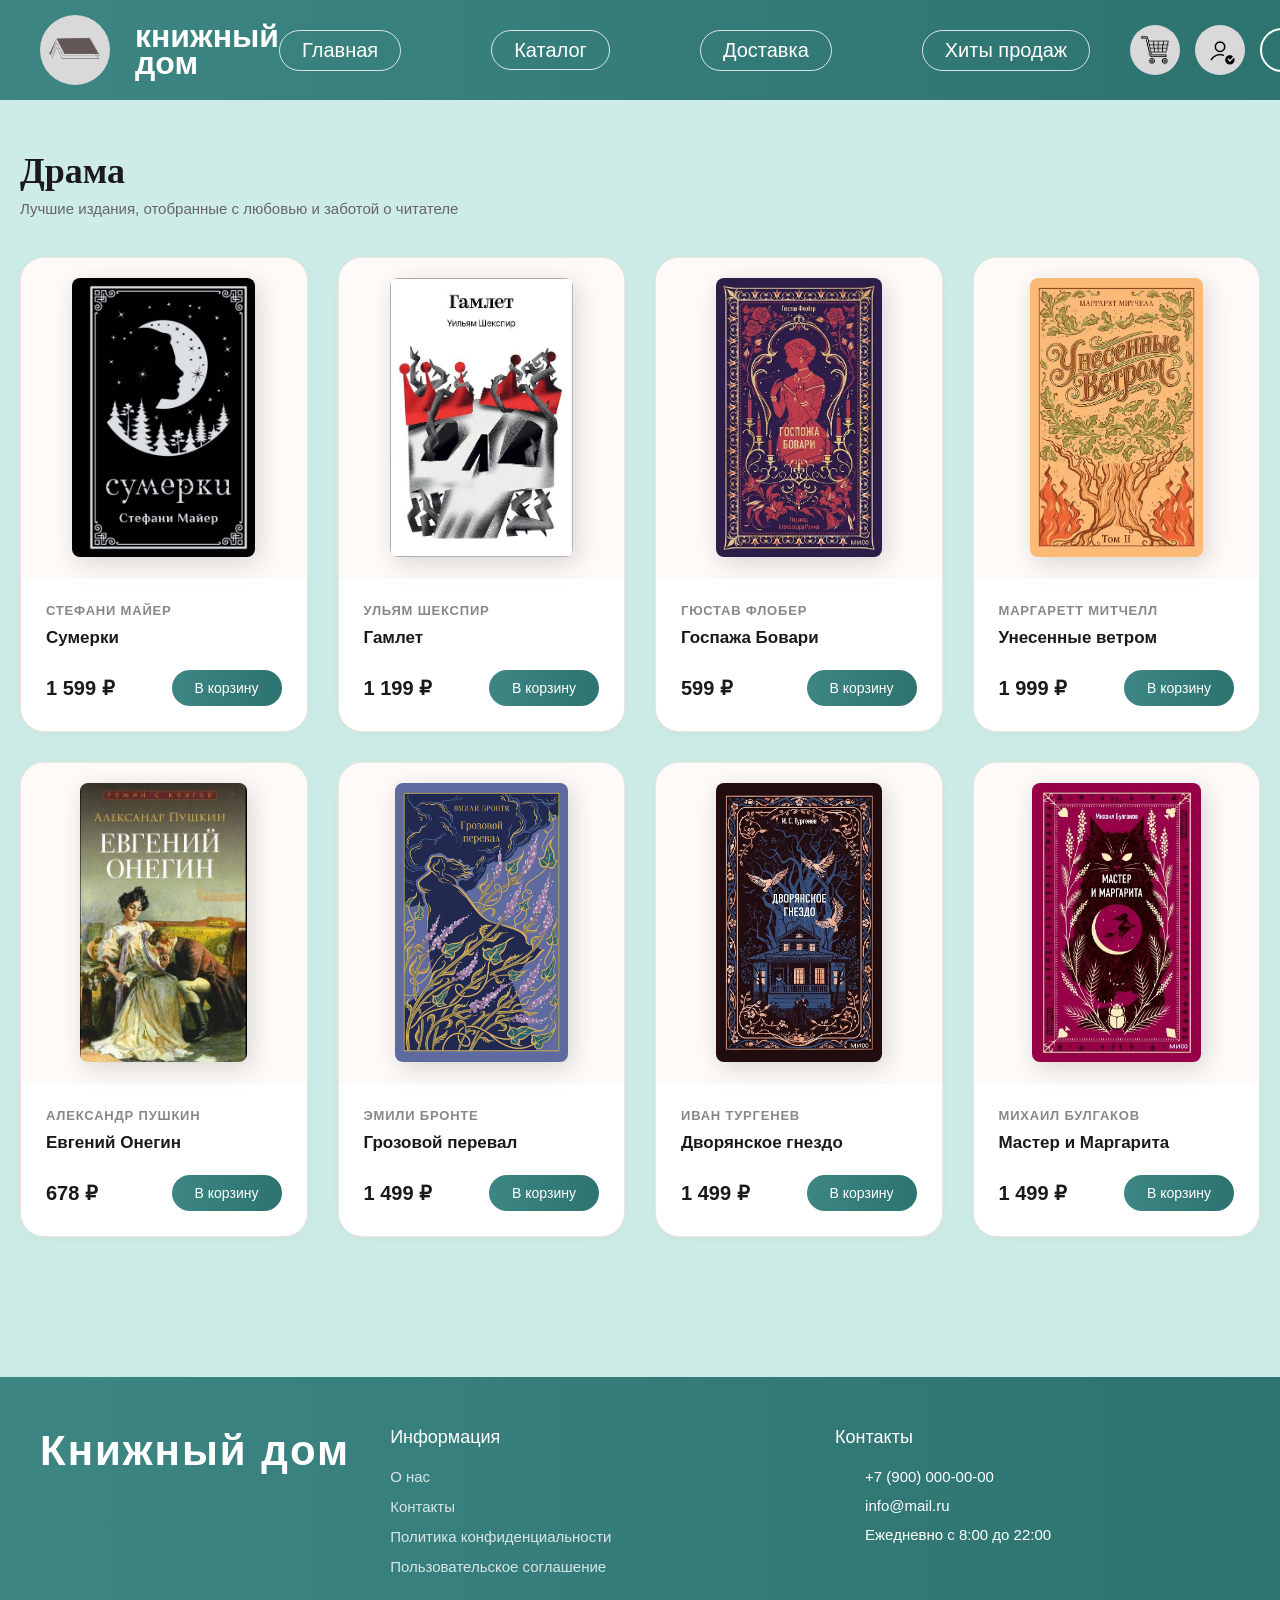
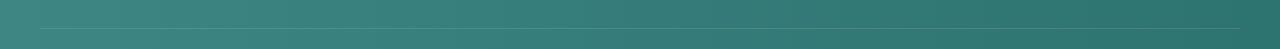
<file: catalog3.html>
<!DOCTYPE html>
<html lang="ru">
<head>
    <meta charset="UTF-8">
    <meta name="viewport" content="width=device-width, initial-scale=1.0">
    <meta name="author" content="Жаворонкова Маргарита">
    <meta name="description" content="Курсовая работа: Книжный интернет-магазин">
    <meta name="keywords" content="книжный магазин, книги, Пушкин">
    <link rel="stylesheet" href="css/style.css">
    <title>Хиты продаж</title>
    <link rel="icon" href="img/logo.png">
</head>
<body>
<!-- Хэдер -->
<header class="header">
<div class="header-container">
    <div class="logo-section">
        <div class="logo-circle">
            <img src="img/logo.png" alt="Logo"> </div>
        <div class="logo-text">Книжный<br>дом</div> </div>
    <nav class="nav-menu">
        <a href="index.html" class="nav-link">Главная</a>  
        <div class="dropdown">
            <a href="#" class="nav-link" id="catalogBtn">Каталог</a>
            <div class="dropdown-content" id="catalogDropdown">
                <a href="catalog1.html" class="catalog-item">Лирика</a>
                <a href="catalog2.html" class="catalog-item">Эпос</a>
                <a href="catalog3.html" class="catalog-item">Драма</a>
                <a href="catalog4.html" class="catalog-item">Манга</a> </div>
        </div>
        <a href="delivery.html" class="nav-link">Доставка</a>
        <a href="hit.html" class="nav-link">Хиты продаж</a>
    </nav>
    <div class="header-tools">
        <a href="basket.html" class="tool-circle">
            <img src="img/cart-icon.png" alt="Корзина" class="tool-img"> </a>
        <a href="profile.html" class="tool-circle">
            <img src="img/user-icon.png" alt="Профиль" class="tool-img"> </a>
        <div class="search-box">
            <i class="fas fa-search"></i>
            <input type="text" placeholder="Поиск..."> </div>
        </div>
    </div>
</header>
<!--Каталог-->
<main class="catalog-main-content">
    <div class="catalog-container">
        
        <div class="catalog-header-block">
            <h1 class="catalog-title">Драма</h1>
            <p class="catalog-subtitle">Лучшие издания, отобранные с любовью и заботой о читателе</p>
        </div>

        <div class="modern-books-grid">
            <div class="modern-book-card">
                <div class="modern-book-cover">
                    <img src="img/drama1.jpg" alt="В начале было Слово">
                </div>
                <div class="modern-book-info">
                    <p class="modern-book-author">Стефани Майер</p>
                    <h3 class="modern-book-title">Сумерки</h3>
                    <div class="modern-card-footer">
                        <span class="modern-price">1 599 ₽</span>
                        <button class="btn-buy" data-id="1" data-title="Сумерки" data-author="Стефани Майер" data-price="1599" data-img="img/drama1.jpg">В корзину</button>
                    </div>
                </div>
            </div>

            <div class="modern-book-card">
                <div class="modern-book-cover">
                    <img src="img/drama2.jpg" alt="A Sinistra">
                </div>
                <div class="modern-book-info">
                    <p class="modern-book-author">Ульям Шекспир</p>
                    <h3 class="modern-book-title">Гамлет</h3>
                    <div class="modern-card-footer">
                        <span class="modern-price">1 199 ₽</span>
                        <button class="btn-buy" data-id="2" data-title="Гамлет" data-author="Ульям Шекспир" data-price="1199" data-img="img/drama2.jpg">В корзину</button>
                    </div>
                </div>
            </div>

            <div class="modern-book-card">
                <div class="modern-book-cover">
                    <img src="img/drama3.jpg" alt="Госпажа Бовари">
                </div>
                <div class="modern-book-info">
                    <p class="modern-book-author">Гюстав Флобер</p>
                    <h3 class="modern-book-title">Госпажа Бовари</h3>
                    <div class="modern-card-footer">
                        <span class="modern-price">599 ₽</span>
                        <button class="btn-buy" data-id="3" data-title="Твое сердце будет разбито" data-author="Гюстав Флобер" data-price="599" data-img="img/book3.jpg">В корзину</button>
                    </div>
                </div>
            </div>

            <div class="modern-book-card">
                <div class="modern-book-cover">
                    <img src="img/drama4.jpg" alt="Дом, в котором">
                </div>
                <div class="modern-book-info">
                    <p class="modern-book-author">Маргаретт Митчелл</p>
                    <h3 class="modern-book-title">Унесенные ветром</h3>
                    <div class="modern-card-footer">
                        <span class="modern-price">1 999 ₽</span>
                        <button class="btn-buy" data-id="4" data-title="Унесенные ветром" data-author="Маргаретт Митчелл" data-price="1999" data-img="img/drama4.jpg">В корзину</button>
                    </div>
                </div>
            </div>

            <div class="modern-book-card">
                <div class="modern-book-cover">
                    <img src="img/drama5.jpg" alt="Мастер и Маргарита">
                </div>
                <div class="modern-book-info">
                    <p class="modern-book-author">Александр Пушкин</p>
                    <h3 class="modern-book-title">Евгений Онегин</h3>
                    <div class="modern-card-footer">
                        <span class="modern-price">678 ₽</span>
                        <button class="btn-buy" data-id="5" data-title="Евгений Онегин" data-author="Александр Пушкин" data-price="678" data-img="img/drama5.jpg">В корзину</button>
                    </div>
                </div>
            </div>

            <div class="modern-book-card">
                <div class="modern-book-cover">
                    <img src="img/orig.jpg" alt="Гарри Поттер">
                </div>
                <div class="modern-book-info">
                    <p class="modern-book-author">Эмили Бронте</p>
                    <h3 class="modern-book-title">Грозовой перевал</h3>
                    <div class="modern-card-footer">
                        <span class="modern-price">1 499 ₽</span>
                        <button class="btn-buy" data-id="6" data-title="Гарри Поттер и Принц-полукровка" data-author="Джоан Кэтлин Роулинг" data-price="1499" data-img="img/orig.jpg">В корзину</button>
                    </div>
                </div>
            </div>
            <div class="modern-book-card">
                <div class="modern-book-cover">
                    <img src="img/drama7.jpg" alt="Дворянское гнездо">
                </div>
                <div class="modern-book-info">
                    <p class="modern-book-author">Иван Тургенев</p>
                    <h3 class="modern-book-title">Дворянское гнездо</h3>
                    <div class="modern-card-footer">
                        <span class="modern-price">1 499 ₽</span>
                        <button class="btn-buy" data-id="6" data-title="Дворянское гнездо" data-author="Иван Тургенев" data-price="1499" data-img="img/drama7.jpg">В корзину</button>
                    </div>
                </div>
            </div>
            <div class="modern-book-card">
                <div class="modern-book-cover">
                    <img src="img/drama8.jpg" alt="Гарри Поттер">
                </div>
                <div class="modern-book-info">
                    <p class="modern-book-author">Михаил Булгаков</p>
                    <h3 class="modern-book-title">Мастер и Маргарита</h3>
                    <div class="modern-card-footer">
                        <span class="modern-price">1 499 ₽</span>
                        <button class="btn-buy" data-id="6" data-title="Мастер и Маргарита" data-author="Михаил Булгаков" data-price="1499" data-img="img/drama8.jpg">В корзину</button>
                    </div>
                </div>
            </div>

        </div>
    </div>
</main>
<!--Футер-->
<footer class="footer"> <div class="container">
    <div class="footer-content">
        <div class="footer-brand">
            <h2 class="footer-logo-text">Книжный дом</h2>
        </div>
            <div class="footer-column">
                <h3>Информация</h3>
                <ul>
                    <li><a href="#">О нас</a></li>
                    <li><a href="#">Контакты</a></li>
                    <li><a href="#">Политика конфиденциальности</a></li>
                    <li><a href="#">Пользовательское соглашение</a></li> </ul> </div>
            <div class="footer-column">
                <h3>Контакты</h3>
                <ul class="contact-list">
                    <li><i class="fas fa-phone"></i> +7 (900) 000-00-00</li>
                    <li><i class="fas fa-envelope"></i> info@mail.ru</li>
                    <li><i class="fas fa-clock"></i> Ежедневно с 8:00 до 22:00</li> </ul> </div>
    </div> </div> </footer>
<script src="js/main.js"></script>
</body>
</html>
</file>
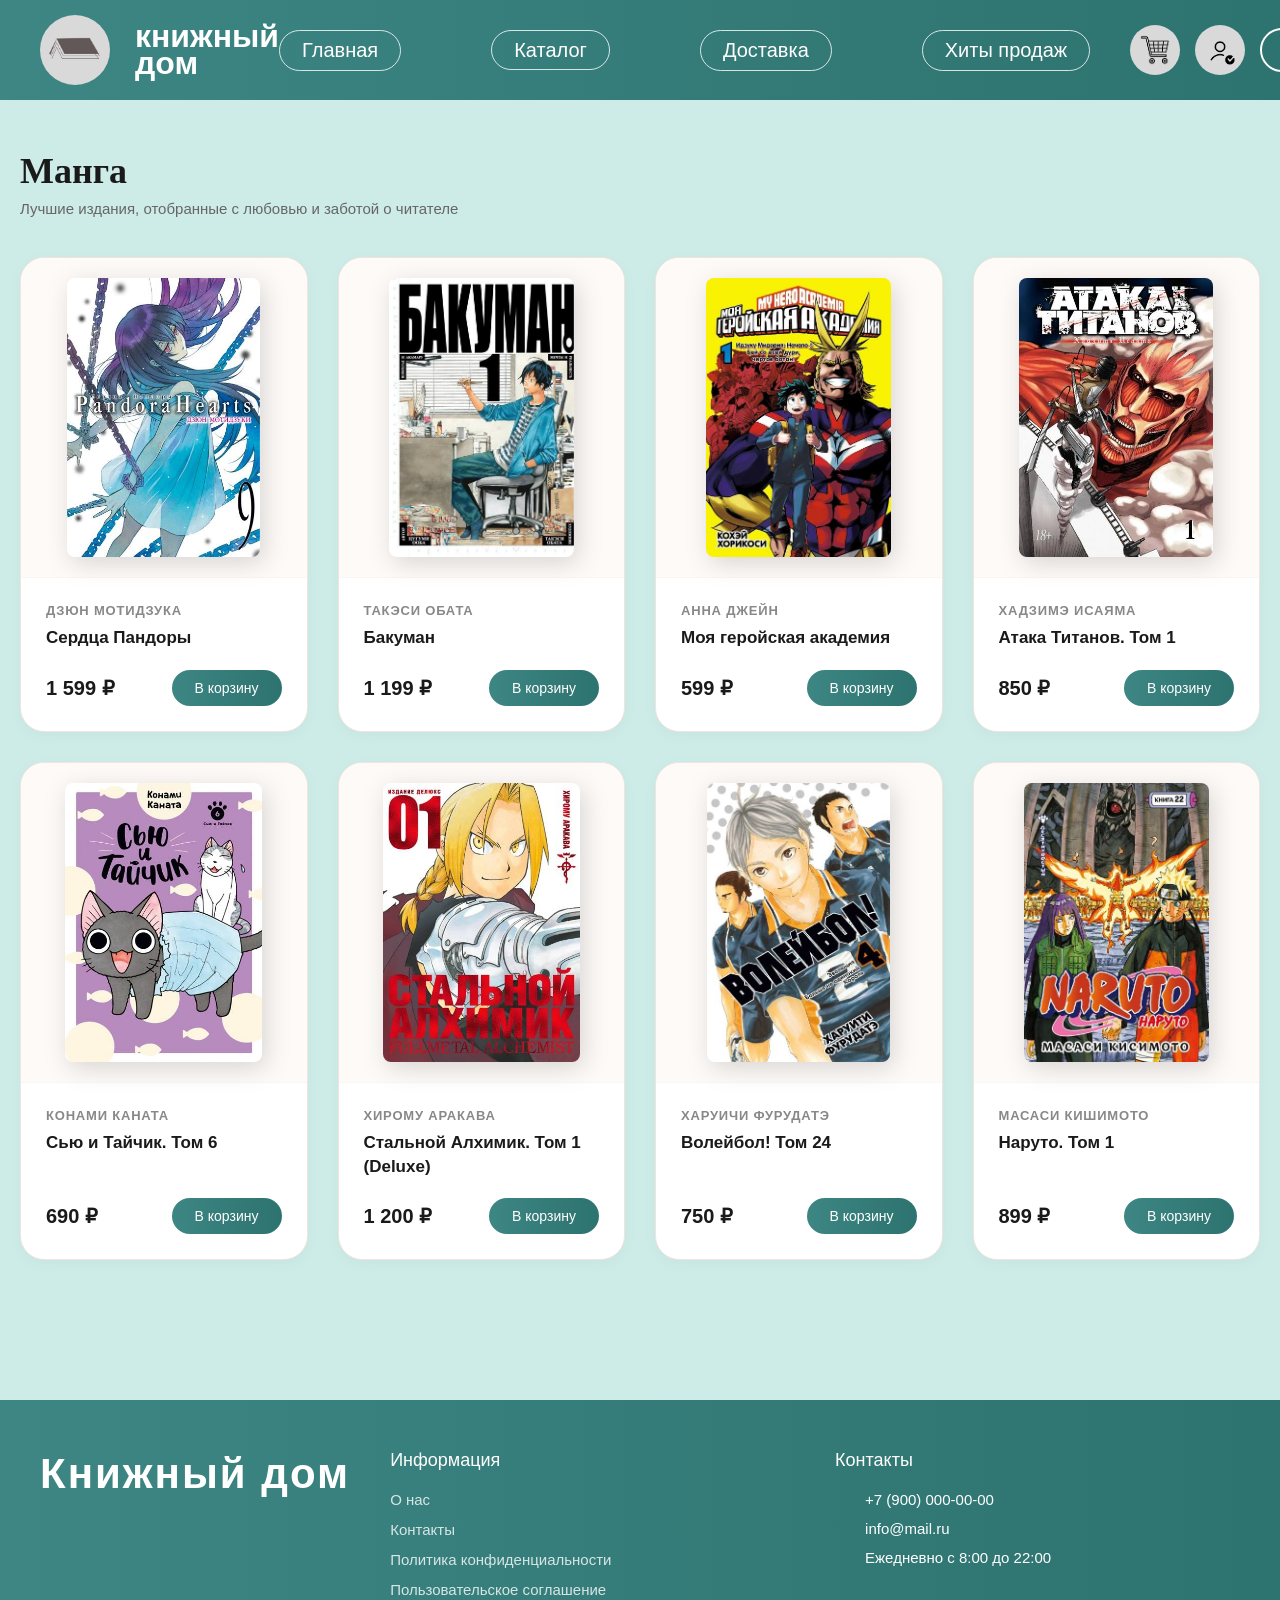
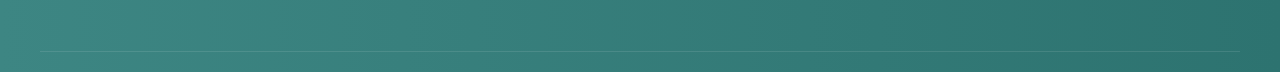
<file: catalog4.html>
<!DOCTYPE html>
<html lang="ru">
<head>
    <meta charset="UTF-8">
    <meta name="viewport" content="width=device-width, initial-scale=1.0">
    <meta name="author" content="Жаворонкова Маргарита">
    <meta name="description" content="Курсовая работа: Книжный интернет-магазин">
    <meta name="keywords" content="книжный магазин, книги, Пушкин">
    <link rel="stylesheet" href="css/style.css">
    <title>Хиты продаж</title>
    <link rel="icon" href="img/logo.png">
</head>
<body>
<!-- Хэдер -->
<header class="header">
<div class="header-container">
    <div class="logo-section">
        <div class="logo-circle">
            <img src="img/logo.png" alt="Logo"> </div>
        <div class="logo-text">Книжный<br>дом</div> </div>
    <nav class="nav-menu">
        <a href="index.html" class="nav-link">Главная</a>  
        <div class="dropdown">
            <a href="#" class="nav-link" id="catalogBtn">Каталог</a>
            <div class="dropdown-content" id="catalogDropdown">
                <a href="catalog1.html" class="catalog-item">Лирика</a>
                <a href="catalog2.html" class="catalog-item">Эпос</a>
                <a href="catalog3.html" class="catalog-item">Драма</a>
                <a href="catalog4.html" class="catalog-item">Манга</a> </div>
        </div>
        <a href="delivery.html" class="nav-link">Доставка</a>
        <a href="hit.html" class="nav-link">Хиты продаж</a>
    </nav>
    <div class="header-tools">
        <a href="basket.html" class="tool-circle">
            <img src="img/cart-icon.png" alt="Корзина" class="tool-img"> </a>
        <a href="profile.html" class="tool-circle">
            <img src="img/user-icon.png" alt="Профиль" class="tool-img"> </a>
        <div class="search-box">
            <i class="fas fa-search"></i>
            <input type="text" placeholder="Поиск..."> </div>
        </div>
    </div>
</header>
<!--Каталог-->
<main class="catalog-main-content">
    <div class="catalog-container">
        
        <div class="catalog-header-block">
            <h1 class="catalog-title">Манга</h1>
            <p class="catalog-subtitle">Лучшие издания, отобранные с любовью и заботой о читателе</p>
        </div>

        <div class="modern-books-grid">
            <div class="modern-book-card">
                <div class="modern-book-cover">
                    <img src="img/manga1.jpg" alt="Сердца Пандоры">
                </div>
                <div class="modern-book-info">
                    <p class="modern-book-author">Дзюн Мотидзука</p>
                    <h3 class="modern-book-title">Сердца Пандоры</h3>
                    <div class="modern-card-footer">
                        <span class="modern-price">1 599 ₽</span>
                        <button class="btn-buy" data-id="1" data-title="Сердца Пандоры" data-author="Дзюн Мотидзука" data-price="1599" data-img="img/manga1.jpg">В корзину</button>
                    </div>
                </div>
            </div>

            <div class="modern-book-card">
                <div class="modern-book-cover">
                    <img src="img/manga2.jpg" alt="A Sinistra">
                </div>
                <div class="modern-book-info">
                    <p class="modern-book-author">Такэси Обата</p>
                    <h3 class="modern-book-title">Бакуман</h3>
                    <div class="modern-card-footer">
                        <span class="modern-price">1 199 ₽</span>
                        <button class="btn-buy" data-id="2" data-title="Бакуман" data-author="Такэси Обата" data-price="1199" data-img="img/manga2.jpg">В корзину</button>
                    </div>
                </div>
            </div>

            <div class="modern-book-card">
                <div class="modern-book-cover">
                    <img src="img/manga3.jpg" alt="Моя геройская академия">
                </div>
                <div class="modern-book-info">
                    <p class="modern-book-author">Анна Джейн</p>
                    <h3 class="modern-book-title">Моя геройская академия</h3>
                    <div class="modern-card-footer">
                        <span class="modern-price">599 ₽</span>
                        <button class="btn-buy" data-id="3" data-title="Моя геройская академия" data-author="Анна Джейн" data-price="599" data-img="img/manga3.jpg">В корзину</button>
                    </div>
                </div>
            </div>

            <div class="modern-book-card">
                <div class="modern-book-cover">
                 
                    <img src="img/manga4.jpg" alt="Атака Титанов">
                </div>
                <div class="modern-book-info">
                    <p class="modern-book-author">Хадзимэ Исаяма</p>
                    <h3 class="modern-book-title">Атака Титанов. Том 1</h3>
                    <div class="modern-card-footer">
                        <span class="modern-price">850 ₽</span>
                        <button class="btn-buy" data-id="1" data-title="Атака Титанов. Том 1" data-author="Хадзимэ Исаяма" data-price="850" data-img="img/book1.jpg">В корзину</button>
                    </div>
                </div>
            </div>

             <div class="modern-book-card">
                <div class="modern-book-cover">
             
                    <img src="img/manga6.jpg" alt="Сью и Тайчик">
                </div>
                <div class="modern-book-info">
                    <p class="modern-book-author">Конами Каната</p>
                    <h3 class="modern-book-title">Сью и Тайчик. Том 6</h3>
                    <div class="modern-card-footer">
                        <span class="modern-price">690 ₽</span>
                        <button class="btn-buy" data-id="2" data-title="Сью и Тайчик. Том 6" data-author="Конами Каната" data-price="690" data-img="img/book2.jpg">В корзину</button>
                    </div>
                </div>
            </div>

             <div class="modern-book-card">
                <div class="modern-book-cover">
                 
                    <img src="img/manga5.jpg" alt="Стальной Алхимик">
                </div>
                <div class="modern-book-info">
                    <p class="modern-book-author">Хирому Аракава</p>
                    <h3 class="modern-book-title">Стальной Алхимик. Том 1 (Deluxe)</h3>
                    <div class="modern-card-footer">
                        <span class="modern-price">1 200 ₽</span>
                        <button class="btn-buy" data-id="3" data-title="Стальной Алхимик. Том 1 (Deluxe)" data-author="Хирому Аракава" data-price="1200" data-img="img/book3.jpg">В корзину</button>
                    </div>
                </div>
            </div>
             <div class="modern-book-card">
                <div class="modern-book-cover">
                  
                    <img src="img/manga8.jpg" alt="Волейбол!">
                </div>
                <div class="modern-book-info">
                    <p class="modern-book-author">Харуичи Фурудатэ</p>
                    <h3 class="modern-book-title">Волейбол! Том 24</h3>
                    <div class="modern-card-footer">
                        <span class="modern-price">750 ₽</span>
                        <button class="btn-buy" data-id="7" data-title="Волейбол! Том 24" data-author="Харуичи Фурудатэ" data-price="750" data-img="img/book4_new.jpg">В корзину</button>
                    </div>
                </div>
            </div>
           <div class="modern-book-card">
    <div class="modern-book-cover">
        <img src="img/manga (2).jpg" alt="Наруто">
    </div>
    <div class="modern-book-info">
        <p class="modern-book-author">Масаси Кишимото</p>
        <h3 class="modern-book-title">Наруто. Том 1</h3>
        <div class="modern-card-footer">
            <span class="modern-price">899 ₽</span>
            <button class="btn-buy" data-id="8" data-title="Наруто. Том 1" data-author="Масаси Кишимото" data-price="899" data-img="img/naruto.jpg">В корзину</button>
        </div>
    </div>
</div>

        </div>
    </div>
</main>
<!--Футер-->
<footer class="footer"> <div class="container">
    <div class="footer-content">
        <div class="footer-brand">
            <h2 class="footer-logo-text">Книжный дом</h2>
        </div>
            <div class="footer-column">
                <h3>Информация</h3>
                <ul>
                    <li><a href="#">О нас</a></li>
                    <li><a href="#">Контакты</a></li>
                    <li><a href="#">Политика конфиденциальности</a></li>
                    <li><a href="#">Пользовательское соглашение</a></li> </ul> </div>
            <div class="footer-column">
                <h3>Контакты</h3>
                <ul class="contact-list">
                    <li><i class="fas fa-phone"></i> +7 (900) 000-00-00</li>
                    <li><i class="fas fa-envelope"></i> info@mail.ru</li>
                    <li><i class="fas fa-clock"></i> Ежедневно с 8:00 до 22:00</li> </ul> </div>
    </div> </div> </footer>
<script src="js/main.js"></script>
</body>
</html>
</file>
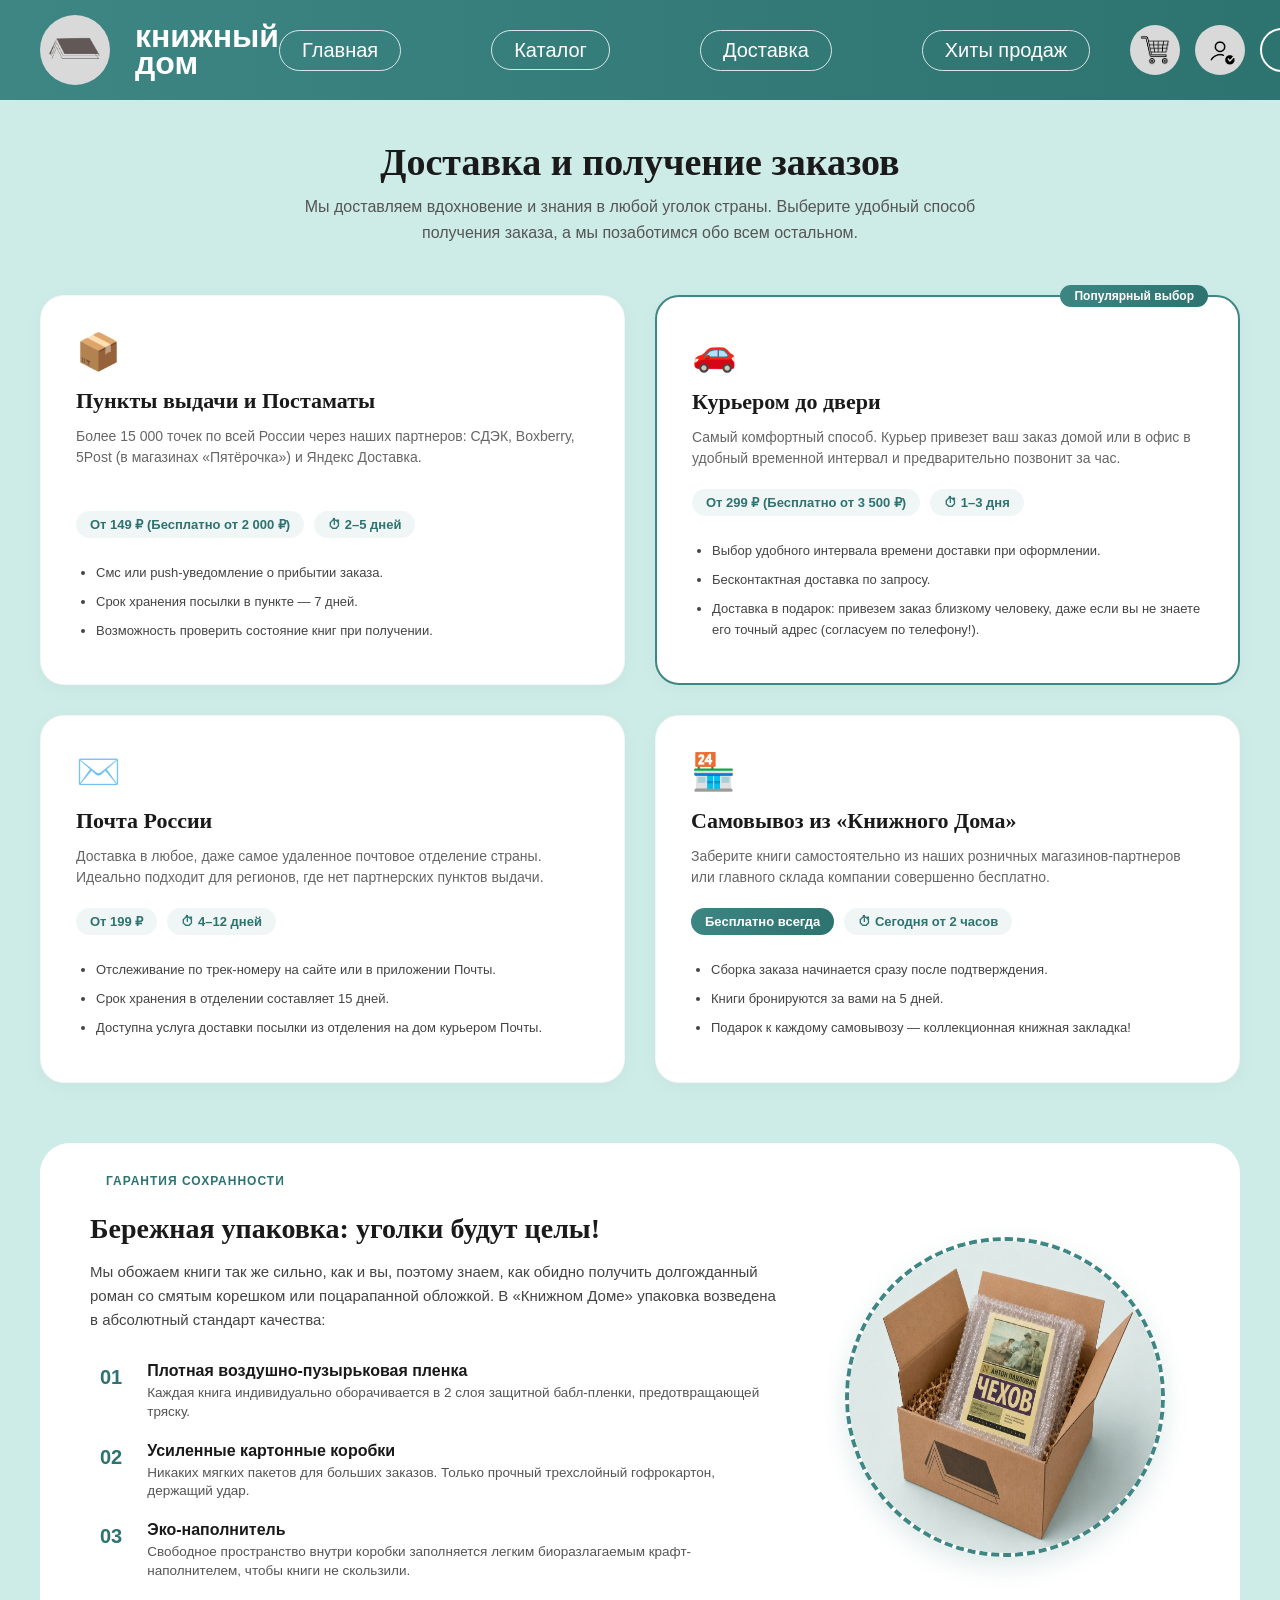
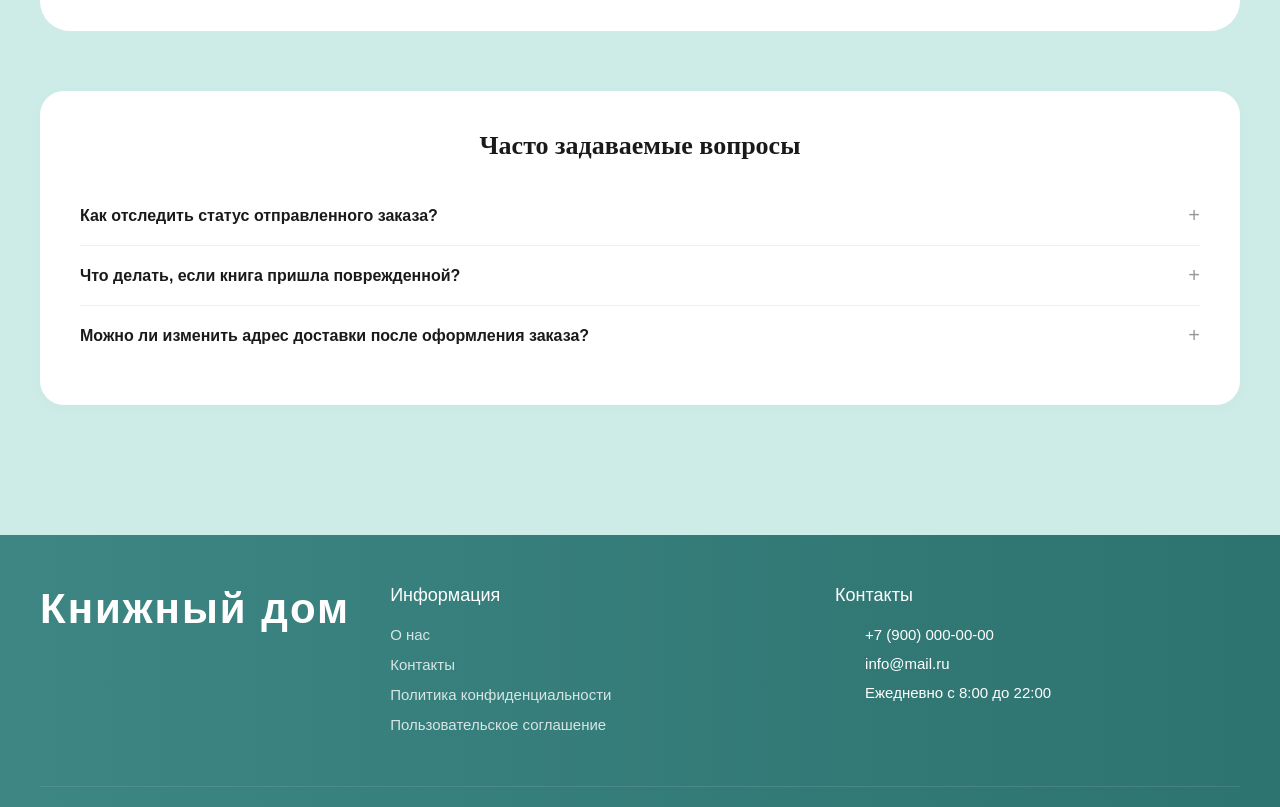
<file: delivery.html>
<!DOCTYPE html>
<html lang="ru">
<head>
    <meta charset="UTF-8">
    <meta name="viewport" content="width=device-width, initial-scale=1.0">
    <meta name="author" content="Жаворонкова Маргарита">
    <meta name="description" content="Курсовая работа: Книжный интернет-магазин">
    <meta name="keywords" content="книжный магазин, книги, Пушкин">
    <link rel="stylesheet" href="css/style.css">
    <title>Доставка и гарантии</title>
    <link rel="icon" href="img/logo.png">
</head>
<body>
<!-- Хэдер -->
<header class="header">
<div class="header-container">
    <div class="logo-section">
        <div class="logo-circle">
            <img src="img/logo.png" alt="Logo"> </div>
        <div class="logo-text">Книжный<br>дом</div> </div>
    <nav class="nav-menu">
        <a href="index.html" class="nav-link">Главная</a>  
        <div class="dropdown">
            <a href="#" class="nav-link" id="catalogBtn">Каталог</a>
            <div class="dropdown-content" id="catalogDropdown">
                <a href="catalog1.html" class="catalog-item">Лирика</a>
                <a href="catalog2.html" class="catalog-item">Эпос</a>
                <a href="catalog3.html" class="catalog-item">Драма</a>
                <a href="catalog4.html" class="catalog-item">Манга</a> </div>
        </div>
        <a href="delivery.html" class="nav-link">Доставка</a>
        <a href="hit.html" class="nav-link">Хиты продаж</a>
    </nav>
    <div class="header-tools">
        <a href="basket.html" class="tool-circle">
            <img src="img/cart-icon.png" alt="Корзина" class="tool-img"> </a>
        <a href="profile.html" class="tool-circle">
            <img src="img/user-icon.png" alt="Профиль" class="tool-img"> </a>
        <div class="search-box">
            <i class="fas fa-search"></i>
            <input type="text" placeholder="Поиск..."> </div>
        </div>
    </div>
</header>
<!--Доставка-->
<main class="delivery-page-content">
    <div class="delivery-container">
        
        <h1 class="delivery-title">Доставка и получение заказов</h1>
        <p class="delivery-subtitle">Мы доставляем вдохновение и знания в любой уголок страны. Выберите удобный способ получения заказа, а мы позаботимся обо всем остальном.</p>

        <div class="delivery-methods-grid">
            
            <div class="delivery-card">
                <div class="delivery-card-icon">📦</div>
                <h3 class="delivery-card-title">Пункты выдачи и Постаматы</h3>
                <p class="delivery-card-desc">Более 15 000 точек по всей России через наших партнеров: СДЭК, Boxberry, 5Post (в магазинах «Пятёрочка») и Яндекс Доставка.</p>
                <div class="delivery-info-tags">
                    <span class="tag-price">От 149 ₽ (Бесплатно от 2 000 ₽)</span>
                    <span class="tag-time">⏱ 2–5 дней</span>
                </div>
                <ul class="delivery-card-list">
                    <li>Смс или push-уведомление о прибытии заказа.</li>
                    <li>Срок хранения посылки в пункте — 7 дней.</li>
                    <li>Возможность проверить состояние книг при получении.</li>
                </ul>
            </div>

            <div class="delivery-card featured-card">
                <div class="delivery-card-icon">🚗</div>
                <h3 class="delivery-card-title">Курьером до двери</h3>
                <p class="delivery-card-desc">Самый комфортный способ. Курьер привезет ваш заказ домой или в офис в удобный временной интервал и предварительно позвонит за час.</p>
                <div class="delivery-info-tags">
                    <span class="tag-price">От 299 ₽ (Бесплатно от 3 500 ₽)</span>
                    <span class="tag-time">⏱ 1–3 дня</span>
                </div>
                <ul class="delivery-card-list">
                    <li>Выбор удобного интервала времени доставки при оформлении.</li>
                    <li>Бесконтактная доставка по запросу.</li>
                    <li>Доставка в подарок: привезем заказ близкому человеку, даже если вы не знаете его точный адрес (согласуем по телефону!).</li>
                </ul>
            </div>

            <div class="delivery-card">
                <div class="delivery-card-icon">✉️</div>
                <h3 class="delivery-card-title">Почта России</h3>
                <p class="delivery-card-desc">Доставка в любое, даже самое удаленное почтовое отделение страны. Идеально подходит для регионов, где нет партнерских пунктов выдачи.</p>
                <div class="delivery-info-tags">
                    <span class="tag-price">От 199 ₽</span>
                    <span class="tag-time">⏱ 4–12 дней</span>
                </div>
                <ul class="delivery-card-list">
                    <li>Отслеживание по трек-номеру на сайте или в приложении Почты.</li>
                    <li>Срок хранения в отделении составляет 15 дней.</li>
                    <li>Доступна услуга доставки посылки из отделения на дом курьером Почты.</li>
                </ul>
            </div>

            <div class="delivery-card">
                <div class="delivery-card-icon">🏪</div>
                <h3 class="delivery-card-title">Самовывоз из «Книжного Дома»</h3>
                <p class="delivery-card-desc">Заберите книги самостоятельно из наших розничных магазинов-партнеров или главного склада компании совершенно бесплатно.</p>
                <div class="delivery-info-tags">
                    <span class="tag-price free-tag">Бесплатно всегда</span>
                    <span class="tag-time">⏱ Сегодня от 2 часов</span>
                </div>
                <ul class="delivery-card-list">
                    <li>Сборка заказа начинается сразу после подтверждения.</li>
                    <li>Книги бронируются за вами на 5 дней.</li>
                    <li>Подарок к каждому самовывозу — коллекционная книжная закладка!</li>
                </ul>
            </div>

        </div>

        <section class="packaging-section">
            <div class="packaging-badge">Гарантия сохранности</div>
            <div class="packaging-flex">
                <div class="packaging-text">
                    <h2 class="packaging-title">Бережная упаковка: уголки будут целы!</h2>
                    <p class="packaging-p">Мы обожаем книги так же сильно, как и вы, поэтому знаем, как обидно получить долгожданный роман со смятым корешком или поцарапанной обложкой. В «Книжном Доме» упаковка возведена в абсолютный стандарт качества:</p>
                    
                    <div class="packaging-steps">
                        <div class="step-item">
                            <span class="step-num">01</span>
                            <div>
                                <h4>Плотная воздушно-пузырьковая пленка</h4>
                                <p>Каждая книга индивидуально оборачивается в 2 слоя защитной бабл-пленки, предотвращающей тряску.</p>
                            </div>
                        </div>
                        <div class="step-item">
                            <span class="step-num">02</span>
                            <div>
                                <h4>Усиленные картонные коробки</h4>
                                <p>Никаких мягких пакетов для больших заказов. Только прочный трехслойный гофрокартон, держащий удар.</p>
                            </div>
                        </div>
                        <div class="step-item">
                            <span class="step-num">03</span>
                            <div>
                                <h4>Эко-наполнитель</h4>
                                <p>Свободное пространство внутри коробки заполняется легким биоразлагаемым крафт-наполнителем, чтобы книги не скользили.</p>
                            </div>
                        </div>
                    </div>
                </div>
                <div class="packaging-visual">
                    <div class="box-mockup">
                        <img src="img/packing.png" alt="Защищено на 100%">
                    </div>
                </div>
            </div>
        </section>

        <section class="delivery-faq">
            <h2 class="faq-title">Часто задаваемые вопросы</h2>
            
            <div class="faq-item">
                <div class="faq-question">Как отследить статус отправленного заказа? <span>+</span></div>
                <div class="faq-answer">Сразу после передачи посылки в службу доставки мы пришлем вам SMS и письмо на email с трек-номером и ссылкой на страницу отслеживания. Также статус всегда виден в вашем Личном кабинете в разделе «Мои заказы».</div>
            </div>

            <div class="faq-item">
                <div class="faq-question">Что делать, если книга пришла поврежденной? <span>+</span></div>
                <div class="faq-answer">Если вы обнаружили дефект при получении, просто откажитесь от посылки или попросите сотрудника пункта составить акт. Напишите нам, и мы оперативно вышлем вам новый экземпляр за наш счет или полностью вернем деньги.</div>
            </div>

            <div class="faq-item">
                <div class="faq-question">Можно ли изменить адрес доставки после оформления заказа? <span>+</span></div>
                <div class="faq-answer">Да, изменить адрес или время доставки возможно, если заказ еще не передан курьерской службе (статус «В сборке»). Пожалуйста, свяжитесь с нашей службой поддержки по телефону как можно скорее.</div>
            </div>
        </section>

    </div>
</main>
<!--Футер-->
<footer class="footer"> <div class="container">
    <div class="footer-content">
        <div class="footer-brand">
            <h2 class="footer-logo-text">Книжный дом</h2>
        </div>
            <div class="footer-column">
                <h3>Информация</h3>
                <ul>
                    <li><a href="#">О нас</a></li>
                    <li><a href="#">Контакты</a></li>
                    <li><a href="#">Политика конфиденциальности</a></li>
                    <li><a href="#">Пользовательское соглашение</a></li> </ul> </div>
            <div class="footer-column">
                <h3>Контакты</h3>
                <ul class="contact-list">
                    <li><i class="fas fa-phone"></i> +7 (900) 000-00-00</li>
                    <li><i class="fas fa-envelope"></i> info@mail.ru</li>
                    <li><i class="fas fa-clock"></i> Ежедневно с 8:00 до 22:00</li> </ul> </div>
    </div> </div> </footer>
<script src="js/main.js"></script>
</body>
</html>
</file>
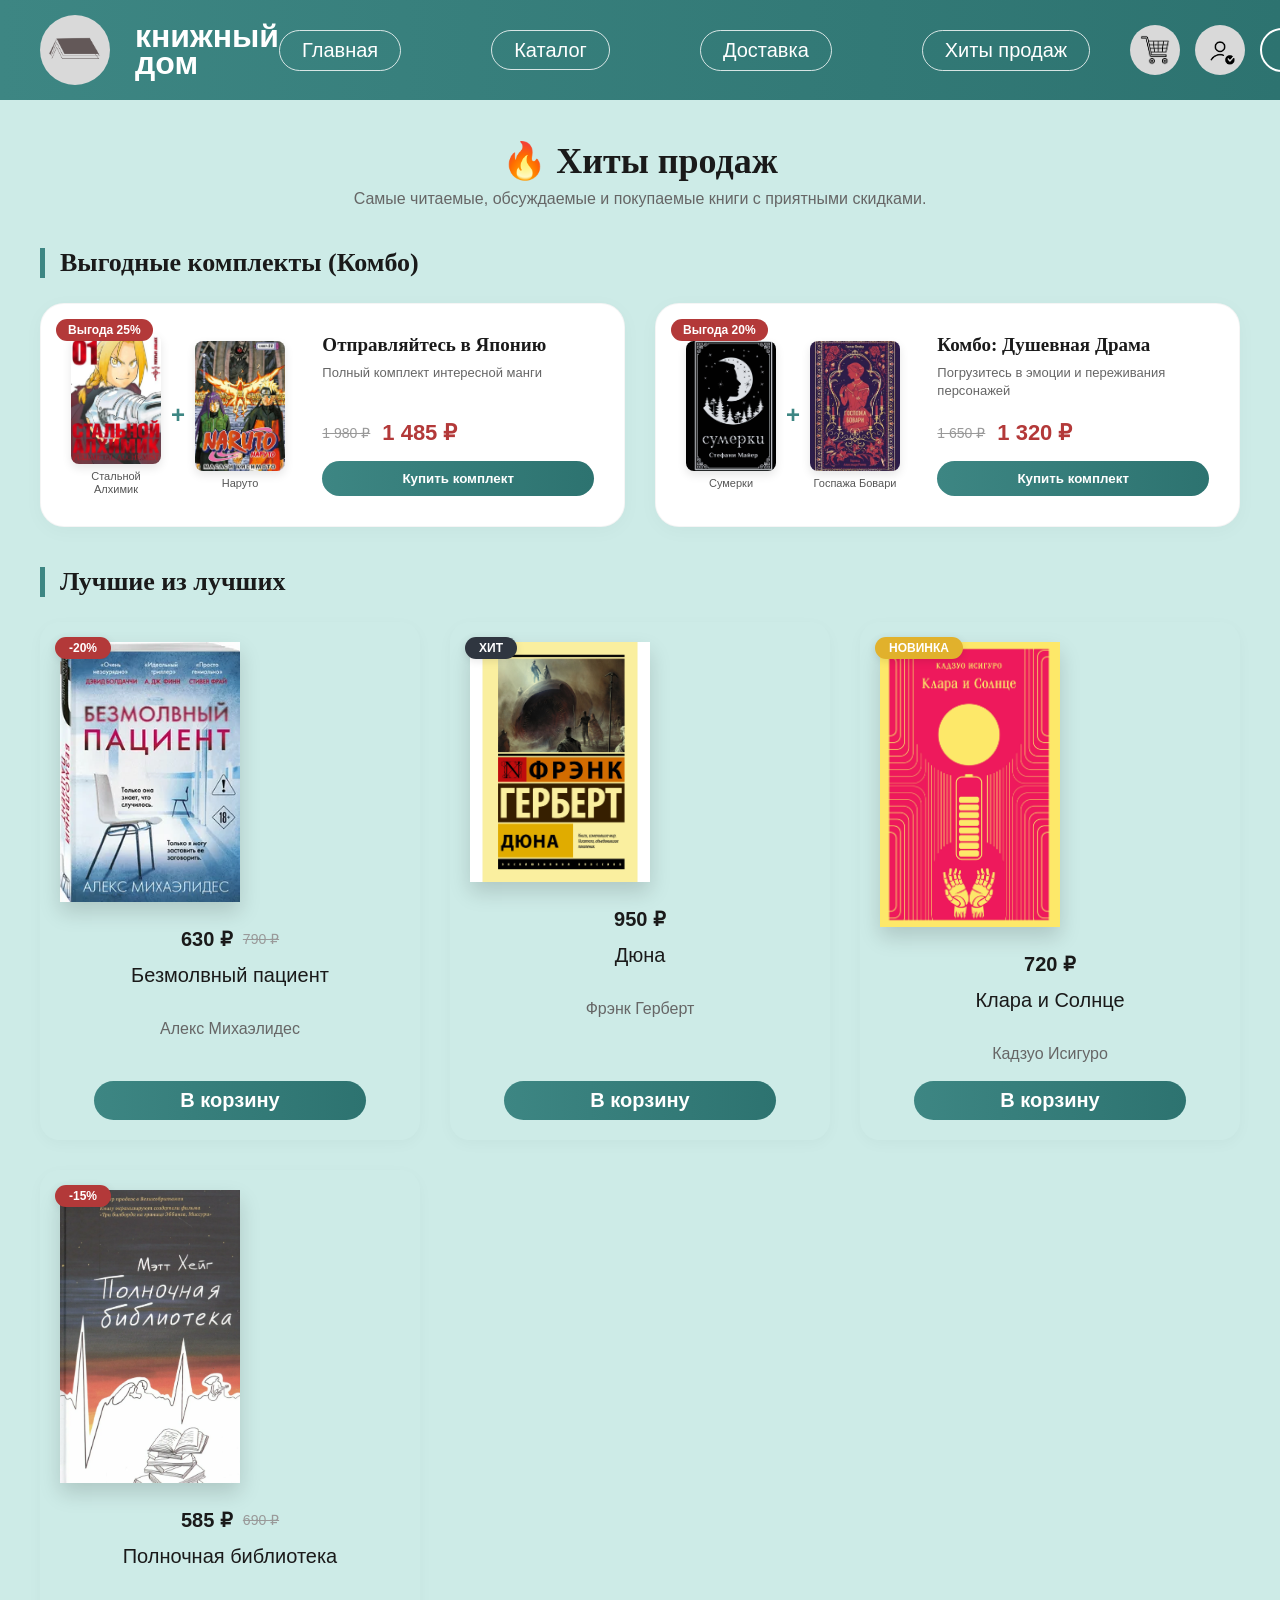
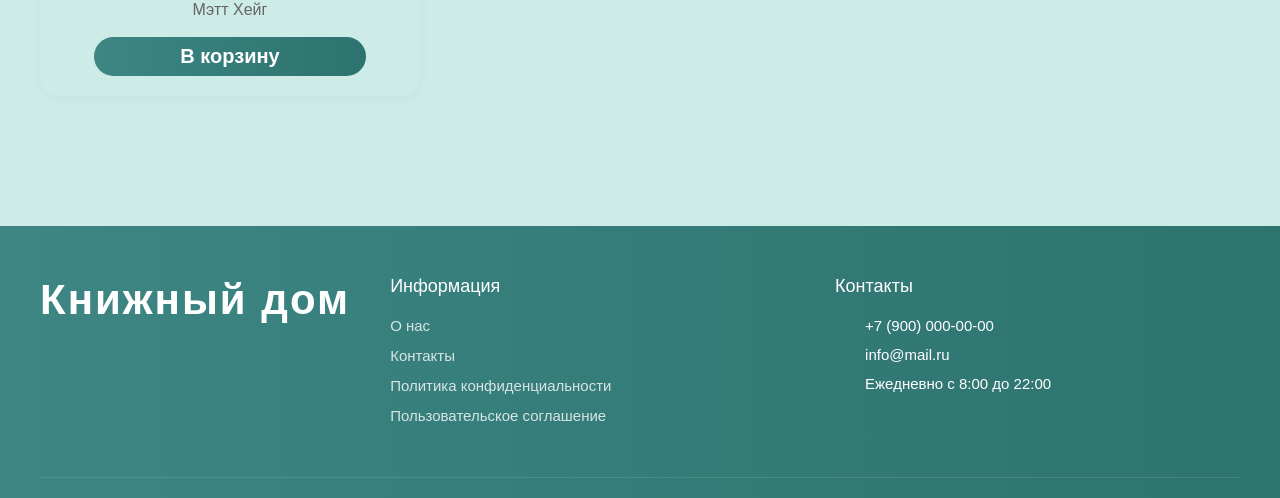
<file: hit.html>
<!DOCTYPE html>
<html lang="ru">
<head>
    <meta charset="UTF-8">
    <meta name="viewport" content="width=device-width, initial-scale=1.0">
    <meta name="author" content="Жаворонкова Маргарита">
    <meta name="description" content="Курсовая работа: Книжный интернет-магазин">
    <meta name="keywords" content="книжный магазин, книги, Пушкин">
    <link rel="stylesheet" href="css/style.css">
    <title>Хиты продаж</title>
    <link rel="icon" href="img/logo.png">
</head>
<body>
<!-- Хэдер -->
<header class="header">
<div class="header-container">
    <div class="logo-section">
        <div class="logo-circle">
            <img src="img/logo.png" alt="Logo"> </div>
        <div class="logo-text">Книжный<br>дом</div> </div>
    <nav class="nav-menu">
        <a href="index.html" class="nav-link">Главная</a>  
        <div class="dropdown">
            <a href="#" class="nav-link" id="catalogBtn">Каталог</a>
            <div class="dropdown-content" id="catalogDropdown">
                <a href="catalog1.html" class="catalog-item">Лирика</a>
                <a href="catalog2.html" class="catalog-item">Эпос</a>
                <a href="catalog3.html" class="catalog-item">Драма</a>
                <a href="catalog4.html" class="catalog-item">Манга</a> </div>
        </div>
        <a href="delivery.html" class="nav-link">Доставка</a>
        <a href="hit.html" class="nav-link">Хиты продаж</a>
    </nav>
    <div class="header-tools">
        <a href="basket.html" class="tool-circle">
            <img src="img/cart-icon.png" alt="Корзина" class="tool-img"> </a>
        <a href="profile.html" class="tool-circle">
            <img src="img/user-icon.png" alt="Профиль" class="tool-img"> </a>
        <div class="search-box">
            <i class="fas fa-search"></i>
            <input type="text" placeholder="Поиск..."> </div>
        </div>
    </div>
</header>
<!--Хиты продаж-->
<main class="hits-page-content">
    <div class="container">
        
        <h1 class="page-main-title">🔥 Хиты продаж</h1>
        <p class="page-subtitle">Самые читаемые, обсуждаемые и покупаемые книги с приятными скидками.</p>

        <section class="book-bundles-section">
            <h2 class="hits-section-title">Выгодные комплекты (Комбо)</h2>
            <div class="bundles-grid">
                
                <div class="bundle-card">
                    <div class="bundle-badge">Выгода 25%</div>
                    <div class="bundle-books">
                        <div class="bundle-book-mini">
                            <img src="img/manga5.jpg" alt="Шугги Бейн">
                            <span>Стальной Алхимик</span>
                        </div>
                        <div class="bundle-plus">+</div>
                        <div class="bundle-book-mini">
                            <img src="img/manga (2).jpg" alt="Наруто">
                            <span>Наруто</span>
                        </div>
                    </div>
                    <div class="bundle-info">
                        <h3>Отправляйтесь в Японию</h3>
                        <p class="bundle-desc">Полный комплект интересной манги</p>
                        <div class="bundle-price-block">
                            <span class="old-price">1 980 ₽</span>
                            <span class="new-price">1 485 ₽</span>
                        </div>
                        <button class="btn-buy-bundle">Купить комплект</button>
                    </div>
                </div>

                <div class="bundle-card">
                    <div class="bundle-badge">Выгода 20%</div>
                    <div class="bundle-books">
                        <div class="bundle-book-mini">
                            <img src="img/drama1.jpg" alt="Тревожные люди">
                            <span>Сумерки </span>
                        </div>
                        <div class="bundle-plus">+</div>
                        <div class="bundle-book-mini">
                            <img src="img/drama3.jpg" alt="Вторая жизнь Уве">
                            <span>Госпажа Бовари</span>
                        </div>
                    </div>
                    <div class="bundle-info">
                        <h3>Комбо: Душевная Драма</h3>
                        <p class="bundle-desc">Погрузитесь в эмоции и переживания персонажей</p>
                        <div class="bundle-price-block">
                            <span class="old-price">1 650 ₽</span>
                            <span class="new-price">1 320 ₽</span>
                        </div>
                        <button class="btn-buy-bundle">Купить комплект</button>
                    </div>
                </div>

            </div>
        </section>

        <section class="hits-grid-section">
            <h2 class="hits-section-title">Лучшие из лучших</h2>
            <div class="books-grid">
                
                <div class="book-card-hit">
                    <div class="hit-label action-label">-20%</div>
                    <div class="book-cover">
                        <img src="img\ddd.jpg" alt="Безмолвный пациент">
                    </div>
                    <div class="book-info">
                        <div class="price-block">
                            <span class="current-price">630 ₽</span>
                            <span class="old-price-single">790 ₽</span>
                        </div>
                        <div class="title">Безмолвный пациент</div>
                        <a href="img\ddd.jpg" class="author">Алекс Михаэлидес</a>
                        <button class="btn-buy">В корзину</button>
                    </div>
                </div>

                <div class="book-card-hit">
                    <div class="hit-label top-label">Хит</div>
                    <div class="book-cover">
                        <img src="img\duna.jpg" alt="Дюна">
                    </div>
                    <div class="book-info">
                        <div class="price-block">
                            <span class="current-price">950 ₽</span>
                        </div>
                        <div class="title">Дюна</div>
                        <a href="img\duna.jpg" class="author">Фрэнк Герберт</a>
                        <button class="btn-buy">В корзину</button>
                    </div>
                </div>

                <div class="book-card-hit">
                    <div class="hit-label special-label">Новинка</div>
                    <div class="book-cover">
                        <img src="img/Klara.jpg" alt="Клара и Солнце">
                    </div>
                    <div class="book-info">
                        <div class="price-block">
                            <span class="current-price">720 ₽</span>
                        </div>
                        <div class="title">Клара и Солнце</div>
                        <a href="#" class="author">Кадзуо Исигуро</a>
                        <button class="btn-buy">В корзину</button>
                    </div>
                </div>

                <div class="book-card-hit">
                    <div class="hit-label action-label">-15%</div>
                    <div class="book-cover">
                        <img src="img/bibliotka.jpg" alt="Полночная библиотека">
                    </div>
                    <div class="book-info">
                        <div class="price-block">
                            <span class="current-price">585 ₽</span>
                            <span class="old-price-single">690 ₽</span>
                        </div>
                        <div class="title">Полночная библиотека</div>
                        <a href="#" class="author">Мэтт Хейг</a>
                        <button class="btn-buy">В корзину</button>
                    </div>
                </div>
                
                </div>

            </div>
        </section>
    </div>
</main>
<!--Футер-->
<footer class="footer"> <div class="container">
    <div class="footer-content">
        <div class="footer-brand">
            <h2 class="footer-logo-text">Книжный дом</h2>
        </div>
            <div class="footer-column">
                <h3>Информация</h3>
                <ul>
                    <li><a href="#">О нас</a></li>
                    <li><a href="#">Контакты</a></li>
                    <li><a href="#">Политика конфиденциальности</a></li>
                    <li><a href="#">Пользовательское соглашение</a></li> </ul> </div>
            <div class="footer-column">
                <h3>Контакты</h3>
                <ul class="contact-list">
                    <li><i class="fas fa-phone"></i> +7 (900) 000-00-00</li>
                    <li><i class="fas fa-envelope"></i> info@mail.ru</li>
                    <li><i class="fas fa-clock"></i> Ежедневно с 8:00 до 22:00</li> </ul> </div>
    </div> </div> </footer>
<script src="js/main.js"></script>
</body>
</html>
</file>
<file: css/style.css>
* {
    margin: 0;
    padding: 0;
    box-sizing: border-box;
    font-family: 'Segoe UI', Tahoma, Geneva, Verdana, sans-serif;
}
body {
    background-color: #CDEBE7;
}
/*Хедер*/
.header {
    background: linear-gradient(to right, #3d8683, #2d7370);
    padding: 15px 20px;
    color: white;
    width: 100%;
}
.header-container {
    max-width: 100%; 
    padding: 0 20px; 
    margin: 0 auto;
    display: flex;
    align-items: center;
    justify-content: space-between;
}
.logo-section {
    display: flex;
    align-items: center;
    gap: 25px;
    flex-shrink: 0;
}
.logo-circle {
    background-color: #D9D9D9;
    width: 70px;
    height: 70px;
    border-radius: 50%;
    display: flex;
    justify-content: center;
    align-items: center;
    flex-shrink: 0;
}
.logo-circle img {
    width: 55px;
    height: auto;
}
.logo-text {
    font-size: 32px;
    font-weight: bold;
    color: white !important; 
    text-transform: lowercase;
    line-height: 0.85; 
    font-family: 'Segoe UI', sans-serif;
    white-space: nowrap; 
}
.nav-menu {
    display: flex;
    align-items: center;
    gap: 90px;
    margin-left: auto;
    margin-right: 40px;
}
.nav-link {
    color: white;
    text-decoration: none;
    border: 1px solid rgba(255, 255, 255, 0.8);
    padding: 8px 22px;
    border-radius: 25px;
    font-size: 20px;
    transition: 0.3s;
    white-space: nowrap;
}
.nav-link:hover {
    background-color: rgba(255, 255, 255, 0.2);
}
.dropdown {
    position: relative;
}
.dropdown-content {
    display: none;
    position: absolute;
    top: calc(100% + 15px);
    left: 50%;
    transform: translateX(-50%);
    background-color: #fdf5e6;
    min-width: 200px;
    box-shadow: 0px 10px 25px rgba(0,0,0,0.15);
    border-radius: 20px;
    padding: 10px 0;
    z-index: 100;
    overflow: hidden;
}
.dropdown-content.show {
    display: block !important;
}
.catalog-item {
    color: #1a1a1a;
    padding: 12px 24px;
    text-decoration: none;
    display: block;
    font-size: 20px;
}
.catalog-item:hover {
    background: linear-gradient(to right, #3d8683, #2d7370);
    color: white;
}
.header-tools {
    display: flex;
    align-items: center;
    gap: 15px;
    flex-shrink: 0;
}
.tool-circle {
    width: 50px;
    height: 50px;
    background-color: #D9D9D9;
    border-radius: 50%;
    display: flex;
    justify-content: center;
    align-items: center;
    overflow: hidden;
}
.tool-img {
    width: 30px;  
    height: 30px;
    object-fit: contain;
}
.search-box {
    display: flex;
    align-items: center;
    border: 2px solid white;
    border-radius: 25px;
    padding: 5px 20px;
    gap: 10px;
    height: 44px;
}
.search-box input {
    background: transparent;
    border: none;
    color: white;
    outline: none;
    width: 180px;
    font-size: 18px;
}
.search-box input::placeholder {
    color: #ffffff; 
    opacity: 1;
}
/*ГЛАВНАЯ СТРАНИЦА - Окно акций*/
.certificates-section {
    background-color: #CDEBE7;
    padding: 60px 20px;
    min-height: 400px;
    display: flex;
    align-items: center;
}
.container {
    max-width: 1200px;
    margin: 0 auto;
    width: 100%;
}
.cert-content {
    display: flex;
    align-items: center;
    justify-content: space-between;
    gap: 40px;
}
.cert-text {
    flex: 1;
    color: #1a1a1a;
}
.cert-text h1 {
    font-family: 'Georgia', serif;
    font-size: 42px;
    margin-bottom: 30px;
    font-weight: normal;
}
.cert-text .subtitle {
    font-style: italic;
    font-size: 20px;
    margin-bottom: 40px;
    line-height: 1.4;
    max-width: 500px;
}
.cert-text .description p {
    font-size: 18px;
    margin-bottom: 10px;
    line-height: 1.5;
}
.promo-line {
    margin-top: 15px;
    font-weight: 500;
}
.cert-image {
    flex: 1;
    display: flex;
    justify-content: flex-end;
}
.cert-image img {
    max-width: 100%;
    height: auto;
    filter: drop-shadow(0 10px 20px rgba(0,0,0,0.1));
}
/*ГЛАВНАЯ СТРАНИЦА - Золотые новинки*/
.books-section {
    background-color: #cceae7;
    padding: 40px 20px 80px;
}
.section-title {
    text-align: center;
    font-family: 'Georgia', serif;
    font-size: 36px;
    margin-bottom: 40px;
    color: #1a1a1a;
}
.books-grid {
    display: grid;
    grid-template-columns: repeat(3, 1fr);
    gap: 30px;
}
.book-card {
    background: transparent;
    border: 2px solid rgba(255, 255, 255, 0.6);
    border-radius: 25px;
    padding: 25px;
    display: flex;
    flex-direction: column;
    align-items: center;
    text-align: center;
    transition: transform 0.3s ease, background 0.3s ease;
}
.book-card:hover {
    transform: translateY(-5px);
    background: rgba(255, 255, 255, 0.2); 
}
.book-cover {
    width: 100%;
    max-width: 180px;
    margin-bottom: 15px;
    box-shadow: 0 10px 20px rgba(0,0,0,0.15);
}
.book-cover img {
    width: 100%;
    height: auto;
    display: block;
}
.book-info {
    width: 100%;
}
.price {
    font-weight: bold;
    font-size: 25px;
    margin-bottom: 8px;
}
.title {
    font-size: 20px;
    line-height: 1.3;
    margin-bottom: 10px;
    min-height: 40px; 
    color: #1a1a1a;
}
.btn-buy {
    background: linear-gradient(to right, #3d8683, #2d7370);
    color: white;
    border: none;
    padding: 8px 20px;
    font-size: 20px;
    font-weight: 600;
    border-radius: 20px;
    cursor: pointer;
    transition: all 0.2s ease;
    width: 80%;
    font-family: 'Segoe UI', sans-serif;
    margin-top: auto;
}
.btn-buy:active {
    transform: scale(0.95);
}
/*ГЛАВНАЯ СТРАНИЦА - наши авторы*/
.partners-section {
    background-color: #CDEBE7; 
    padding: 80px 20px;
    text-align: center;
    overflow: hidden;
}
.carousel-container {
    display: flex;
    align-items: center;
    justify-content: center;
    gap: 30px;
    max-width: 1200px;
    margin: 0 auto;
    position: relative;
}
.carousel-viewport {
    width: 100%;
    max-width: 900px; 
    overflow: hidden; 
}
.carousel-track {
    display: flex;
    transition: transform 0.5s ease-in-out; 
    will-change: transform;
}
.carousel-slide {
    flex: 0 0 400px;
    height: 300px;
    margin: 0 10px;
    display: flex;
    align-items: center;
    justify-content: center;
    overflow: hidden;
    border-radius: 10px;
    transform: scale(0.8);
    opacity: 0.5;
    transition: transform 0.5s ease, opacity 0.5s ease;
}
.carousel-slide.active-slide {
    transform: scale(1); 
    opacity: 1;
}
.carousel-slide img {
    width: 100%;
    height: 100%;
    object-fit: cover;
}
.carousel-btn {
    background: none;
    border: 2px solid #1a1a1a;
    border-radius: 50%;
    width: 50px;
    height: 50px;
    display: flex;
    align-items: center;
    justify-content: center;
    cursor: pointer;
    color: #1a1a1a;
    transition: all 0.3s ease;
}
.carousel-btn:hover {
    background-color: #1a1a1a;
    color: #fcf4ee;
}
.carousel-btn svg {
    width: 24px;
    height: 24px;
}
/*ГЛАВНАЯ СТРАНИЦА - Отзывы*/
.reviews-section {
    background-color: #cceae7;
    padding: 60px 20px;
}
.rating-summary {
    display: flex;
    align-items: center;
    gap: 15px;
    margin-bottom: 40px;
}
.rating-number {
    font-size: 64px;
    font-weight: bold;
    color: #1a1a1a;
}
.stars {
    color: #d4d400;
    font-size: 24px;
    letter-spacing: 2px;
}
.reviews-count {
    font-size: 14px;
    color: #333;
    font-weight: 500;
}
.reviews-grid {
    display: grid;
    grid-template-columns: 1fr 1fr;
    gap: 30px;
    margin-bottom: 50px;
}
.review-card {
    background-color: #fdf5e6;
    border-radius: 35px;
    padding: 30px;
    display: flex;
    align-items: flex-start;
    gap: 20px;
    box-shadow: 0 8px 20px rgba(0,0,0,0.04);
    transition: transform 0.3s ease;
}
.avatar {
    width: 65px;
    height: 65px;
    border-radius: 50%;
    object-fit: cover;
    background: #fff;
    border: 2px solid rgba(45, 115, 112, 0.2);
}
.review-content {
    display: flex;
    flex-direction: column;
    gap: 12px;
    width: 100%;
}
.review-header {
    display: flex;
    justify-content: space-between;
    align-items: center;
    flex-wrap: wrap;
    gap: 10px;
}
.review-name {
    font-weight: 700;
    font-size: 18px;
    color: #1a1a1a;
}
.review-stars {
    color: #d4d400;
    font-size: 16px;
}
.review-text {
    font-size: 15px;
    line-height: 1.5;
    color: #333;
    margin-bottom: 5px;
}
.review-reactions {
    display: flex;
    align-items: center;
    gap: 12px;
    margin-top: auto;
}
.reaction-btn {
    border: 1px solid transparent;
    padding: 6px 14px;
    border-radius: 15px;
    font-size: 14px;
    font-weight: 600;
    color: #2d7370;
    cursor: pointer;
    display: flex;
    align-items: center;
    gap: 6px;
    transition: all 0.2s ease;
}
.reaction-btn:hover {
    background-color: rgba(45, 115, 112, 0.15);
    border-color: rgba(45, 115, 112, 0.3);
}
.reaction-btn.active-like {
    background-color: #2d7370;
    color: white;
}
.reaction-btn.active-dislike {
    background-color: #b33939;
    color: white;
}
/*СТРАНИЦА ДОСТАВКИ*/
.delivery-page-content {
    padding: 40px 20px 80px 20px;
    font-family: 'Segoe UI', sans-serif;
}
.delivery-container {
    max-width: 1200px;
    margin: 0 auto;
}
.delivery-title {
    font-family: 'Georgia', serif;
    font-size: 38px;
    color: #1a1a1a;
    margin-bottom: 10px;
    text-align: center;
}
.delivery-subtitle {
    font-size: 16px;
    color: #555;
    text-align: center;
    max-width: 700px;
    margin: 0 auto 50px auto;
    line-height: 1.6;
}
.delivery-methods-grid {
    display: grid;
    grid-template-columns: 1fr 1fr;
    gap: 30px;
    margin-bottom: 60px;
}
.delivery-card {
    background-color: #ffffff;
    border-radius: 24px;
    padding: 35px;
    box-shadow: 0 4px 20px rgba(0, 0, 0, 0.03);
    border: 1px solid rgba(0, 0, 0, 0.04);
    display: flex;
    flex-direction: column;
    transition: transform 0.3s ease, box-shadow 0.3s ease;
}
.delivery-card:hover {
    transform: translateY(-5px);
    box-shadow: 0 10px 30px rgba(45, 115, 112, 0.08);
}
.featured-card {
    border: 2px solid #3d8683;
    position: relative;
}
.featured-card::before {
    content: "Популярный выбор";
    position: absolute;
    top: -12px;
    right: 30px;
    background: linear-gradient(to right, #3d8683, #2d7370);
    color: white;
    padding: 4px 14px;
    border-radius: 12px;
    font-size: 12px;
    font-weight: 600;
}
.delivery-card-icon {
    font-size: 36px;
    margin-bottom: 15px;
}
.delivery-card-title {
    font-family: 'Georgia', serif;
    font-size: 22px;
    color: #1a1a1a;
    margin: 0 0 12px 0;
}
.delivery-card-desc {
    font-size: 14px;
    color: #666;
    line-height: 1.5;
    margin-bottom: 20px;
    flex-grow: 1;
}
.delivery-info-tags {
    display: flex;
    gap: 10px;
    margin-bottom: 25px;
    flex-wrap: wrap;
}
.tag-price, .tag-time {
    background-color: rgba(61, 134, 131, 0.08);
    color: #2d7370;
    padding: 6px 14px;
    border-radius: 15px; 
    font-size: 13px;
    font-weight: 600;
}
.tag-price.free-tag {
    background: linear-gradient(to right, #3d8683, #2d7370);
    color: white;
}
.delivery-card-list {
    margin: 0;
    padding-left: 20px;
    font-size: 13px;
    color: #444;
    line-height: 1.6;
}
.delivery-card-list li {
    margin-bottom: 8px;
}
.packaging-section {
    background: #ffffff; 
    border-radius: 30px;
    padding: 50px;
    margin-bottom: 60px;
    position: relative;
    overflow: hidden;
}
.packaging-badge {
    position: absolute;
    top: 25px;
    left: 50px;
    background: #ffffff;
    color: #2d7370;
    padding: 6px 16px;
    border-radius: 20px;
    font-size: 12px;
    font-weight: bold;
    text-transform: uppercase;
    letter-spacing: 1px;
}
.packaging-flex {
    display: flex;
    align-items: center;
    gap: 40px;
    margin-top: 20px;
}
.packaging-text {
    flex: 1.3;
}
.packaging-visual {
    flex: 0.7;
    display: flex;
    justify-content: center;
}
.packaging-title {
    font-family: 'Georgia', serif;
    font-size: 28px;
    color: #1a1a1a;
    margin-bottom: 15px;
}
.packaging-p {
    font-size: 15px;
    color: #444;
    line-height: 1.6;
    margin-bottom: 30px;
}
.packaging-steps {
    display: flex;
    flex-direction: column;
    gap: 20px;
}
.step-item {
    display: flex;
    gap: 15px;
    align-items: flex-start;
}
.step-num {
    font-size: 20px;
    font-weight: bold;
    color: #2d7370;
    background: #ffffff;
    padding: 5px 10px;
    border-radius: 10px;
    line-height: 1;
}
.step-item h4 {
    margin: 0 0 4px 0;
    font-size: 16px;
    color: #1a1a1a;
}
.step-item p {
    margin: 0;
    font-size: 13.5px;
    color: #555;
    line-height: 1.4;
}
.box-mockup img{
    width: 320px;
    height: 320px;
    background: #ffffff;
    border-radius: 50%;
    display: flex;
    align-items: center;
    justify-content: center;
    box-shadow: 0 10px 25px rgba(45, 115, 112, 0.15);
    font-weight: bold;
    color: #2d7370;
    font-size: 15px;
    border: 4px dashed #3d8683;
}
.delivery-faq {
    background: #ffffff;
    border-radius: 24px;
    padding: 40px;
    box-shadow: 0 4px 20px rgba(0, 0, 0, 0.02);
}
.faq-title {
    font-family: 'Georgia', serif;
    font-size: 26px;
    color: #1a1a1a;
    margin-bottom: 25px;
    text-align: center;
}
.faq-item {
    border-bottom: 1px solid #eee;
    padding: 18px 0;
}
.faq-item:last-child {
    border-bottom: none;
}
.faq-question {
    font-size: 16px;
    font-weight: 600;
    color: #1a1a1a;
    cursor: pointer;
    display: flex;
    justify-content: space-between;
    align-items: center;
    transition: color 0.2s ease;
}
.faq-question:hover {
    color: #3d8683;
}
.faq-question span {
    font-size: 20px;
    font-weight: normal;
    color: #999;
}
.faq-answer {
    display: none;
    font-size: 14.5px;
    color: #555;
    line-height: 1.6;
    margin-top: 12px;
    padding-right: 20px;
}
/*СТРАНИЦА ХИТЫ ПРОДАЖ - Хиты продаж*/
.hits-page-content {
    padding: 40px 20px 80px 20px;
}
.page-main-title {
    font-family: 'Georgia', serif;
    font-size: 36px;
    color: #1a1a1a;
    text-align: center;
    margin-bottom: 8px;
}
.page-subtitle {
    font-size: 16px;
    color: #666;
    text-align: center;
    margin-bottom: 5px;
}
.hits-section-title {
    font-family: 'Georgia', serif;
    font-size: 26px;
    color: #1a1a1a;
    margin: 40px 0 25px 0;
    border-left: 5px solid #3d8683;
    padding-left: 15px;
}
.bundles-grid {
    display: grid;
    grid-template-columns: 1fr 1fr;
    gap: 30px;
}
.bundle-card {
    background: #ffffff;
    border-radius: 24px;
    padding: 30px;
    display: flex;
    gap: 25px;
    position: relative;
    box-shadow: 0 4px 20px rgba(0,0,0,0.03);
    border: 1px solid rgba(0,0,0,0.04);
}
.bundle-badge {
    position: absolute;
    top: 15px;
    left: 15px;
    background: #b33939;
    color: white;
    padding: 4px 12px;
    border-radius: 12px;
    font-size: 12px;
    font-weight: bold;
    z-index: 2;
}
.bundle-books {
    display: flex;
    align-items: center;
    gap: 10px;
    flex: 1;
}
.bundle-book-mini {
    display: flex;
    flex-direction: column;
    align-items: center;
    text-align: center;
    width: 90px;
}
.bundle-book-mini img {
    width: 100%;
    height: 130px;
    object-fit: cover;
    border-radius: 8px;
    box-shadow: 0 4px 10px rgba(0,0,0,0.1);
}
.bundle-book-mini span {
    font-size: 11px;
    color: #555;
    margin-top: 6px;
    line-height: 1.2;
    display: -webkit-box;
    -webkit-box-orient: vertical;
    overflow: hidden;
}
.bundle-plus {
    font-size: 24px;
    font-weight: bold;
    color: #3d8683;
}
.bundle-info {
    flex: 1.2;
    display: flex;
    flex-direction: column;
}
.bundle-info h3 {
    font-family: 'Georgia', serif;
    font-size: 19px;
    margin: 0 0 8px 0;
    color: #1a1a1a;
}
.bundle-desc {
    font-size: 13px;
    color: #666;
    line-height: 1.4;
    margin: 0 0 15px 0;
    flex-grow: 1;
}
.bundle-price-block {
    display: flex;
    align-items: center;
    gap: 12px;
    margin-bottom: 15px;
}
.bundle-price-block .old-price {
    text-decoration: line-through;
    color: #999;
    font-size: 14px;
}
.bundle-price-block .new-price {
    font-size: 22px;
    font-weight: bold;
    color: #b33939;
}
.btn-buy-bundle {
    background: linear-gradient(to right, #3d8683, #2d7370);
    color: white;
    border: none;
    padding: 10px 20px;
    border-radius: 20px;
    font-weight: 600;
    cursor: pointer;
    transition: all 0.2s ease;
    width: 100%;
}
.btn-buy-bundle:hover {
    transform: scale(1.03);
    box-shadow: 0 4px 12px rgba(45, 115, 112, 0.3);
}
.book-card-hit { 
    border-radius: 20px;
    padding: 20px;
    text-align: center;
    display: flex;
    flex-direction: column;
    justify-content: space-between;
    position: relative;
    box-shadow: 0 4px 15px rgba(0,0,0,0.03);
    height: 100%;
}
.hit-label {
    position: absolute;
    top: 15px;
    left: 15px;
    color: white;
    padding: 4px 14px;
    border-radius: 15px; 
    font-size: 12px;
    font-weight: bold;
    text-transform: uppercase;
    box-shadow: 0 2px 8px rgba(0,0,0,0.1);
}
.action-label { background: #b33939; }    
.top-label { background: #2f3640; }       
.special-label { background: #e1b12c; }   
.price-block {
    display: flex;
    justify-content: center;
    align-items: center;
    gap: 10px;
    margin-bottom: 5px;
}
.current-price {
    font-size: 20px;
    font-weight: bold;
    color: #1a1a1a;
}
.old-price-single {
    text-decoration: line-through;
    color: #999;
    font-size: 14px;
}
.book-card-hit .book-info {
    display: flex;
    flex-direction: column;
    align-items: center;
    flex-grow: 1;
    justify-content: space-between;
    gap: 6px;
    padding-top: 10px;
}
.book-card-hit .author {
    margin-top: 2px;
    margin-bottom: 12px;
    display: inline-block;
    color: #666;
    text-decoration: none;
}
/*СТРАНИЦА ПОЛЬЗОВАТЕЛЯ - Пользователь*/
.profile-page-content {
    padding: 50px 20px 80px 20px;
    font-family: 'Segoe UI', sans-serif;
}
.profile-container {
    max-width: 1200px;
    margin: 0 auto;
    display: flex;
    gap: 40px;
    align-items: flex-start;
}
.profile-sidebar {
    flex: 0.8;
    background: #ffffff;
    border-radius: 24px;
    padding: 30px;
    box-shadow: 0 4px 20px rgba(0,0,0,0.03);
    text-align: center;
    width: 100%;
}
.avatar-preview-wrapper {
    position: relative;
    width: 120px;
    height: 120px;
    margin: 0 auto 15px auto;
}
#avatarPreview {
    width: 100%;
    height: 100%;
    border-radius: 50%;
    object-fit: cover;
    border: 3px solid #788141; 
}
.avatar-edit-badge {
    position: absolute;
    bottom: 0;
    right: 5px;
    background: #2d7370;
    color: white;
    width: 32px;
    height: 32px;
    border-radius: 50%;
    display: flex;
    align-items: center;
    justify-content: center;
    font-size: 14px;
    cursor: pointer;
    box-shadow: 0 2px 8px rgba(0,0,0,0.15);
    transition: transform 0.2s;
}
.avatar-edit-badge:hover {
    transform: scale(1.1);
}
.user-display-name {
    font-family: 'Georgia', serif;
    font-size: 22px;
    color: #1a1a1a;
    margin: 10px 0 5px 0;
}
.user-status-tag {
    display: inline-block;
    background-color: rgba(120, 129, 65, 0.1);
    color: #788141;
    padding: 4px 14px;
    border-radius: 15px; 
    font-size: 12px;
    font-weight: 600;
    margin-bottom: 25px;
}
.bonus-card-widget {
    background: linear-gradient(135deg, #e3f4f1 0%, #cceae7 100%);
    border-radius: 18px;
    padding: 20px;
    text-align: left;
    box-shadow: inset 0 0 20px rgba(255,255,255,0.5);
}
.bonus-card-header {
    display: flex;
    justify-content: space-between;
    font-size: 11px;
    color: #555;
    text-transform: uppercase;
    letter-spacing: 0.5px;
    margin-bottom: 15px;
}
.bonus-balance {
    margin-bottom: 12px;
}
.bonus-count {
    font-size: 32px;
    font-weight: bold;
    color: #2d7370;
}
.bonus-label {
    font-size: 14px;
    color: #2d7370;
    margin-left: 5px;
}
.bonus-progress-bar {
    background: rgba(255, 255, 255, 0.6);
    height: 6px;
    border-radius: 3px;
    overflow: hidden;
    margin-bottom: 8px;
}
.bonus-progress-fill {
    background: #2d7370;
    height: 100%;
    border-radius: 3px;
}
.bonus-footer-text {
    font-size: 11px;
    color: #666;
    margin: 0;
}
.profile-main-form {
    flex: 2;
    background: #ffffff;
    border-radius: 24px;
    padding: 40px;
    box-shadow: 0 4px 20px rgba(0,0,0,0.03);
    width: 100%;
}
.profile-title {
    font-family: 'Georgia', serif;
    font-size: 30px;
    color: #1a1a1a;
    margin: 0 0 8px 0;
}
.profile-subtitle {
    font-size: 14.5px;
    color: #666;
    margin-bottom: 35px;
    line-height: 1.5;
}
.form-grid {
    display: grid;
    grid-template-columns: 1fr 1fr;
    gap: 20px;
    margin-bottom: 20px;
}
.form-group {
    display: flex;
    flex-direction: column;
    gap: 8px;
}
.form-group label {
    font-size: 13px;
    font-weight: 600;
    color: #444;
}
.form-group input, .form-group textarea {
    background: #fdfaf7;
    border: 1px solid #e2d9d2;
    padding: 12px 16px;
    border-radius: 12px;
    font-size: 14px;
    color: #1a1a1a;
    outline: none;
    transition: border-color 0.2s;
}
.form-group input:focus, .form-group textarea:focus {
    border-color: #2d7370;
    background: #ffffff;
}
.form-group.full-width {
    margin-bottom: 30px;
}
.checkbox-section {
    border-top: 1px solid #f0e6df;
    padding-top: 25px;
    margin-bottom: 35px;
}
.checkbox-section h3 {
    font-family: 'Georgia', serif;
    font-size: 18px;
    margin: 0 0 15px 0;
    color: #1a1a1a;
}
.custom-checkbox-container {
    display: block;
    position: relative;
    padding-left: 32px;
    margin-bottom: 16px;
    cursor: pointer;
    font-size: 13.5px;
    color: #444;
    line-height: 1.4;
    user-select: none;
}
.custom-checkbox-container input {
    position: absolute;
    opacity: 0;
    cursor: pointer;
    height: 0;
    width: 0;
}
.checkmark {
    position: absolute;
    top: 2px;
    left: 0;
    height: 20px;
    width: 20px;
    background-color: #fdfaf7;
    border: 1px solid #e2d9d2;
    border-radius: 6px;
}
.custom-checkbox-container:hover input ~ .checkmark {
    border-color: #2d7370;
}
.custom-checkbox-container input:checked ~ .checkmark {
    background-color: #2d7370;
    border-color: #2d7370;
}
.checkmark:after {
    content: "";
    position: absolute;
    display: none;
}
.custom-checkbox-container input:checked ~ .checkmark:after {
    display: block;
}
.custom-checkbox-container .checkmark:after {
    left: 6px;
    top: 2px;
    width: 6px;
    height: 11px;
    border: solid white;
    border-width: 0 2px 2px 0;
    transform: rotate(45deg);
}
.red-text {
    font-weight: 500;
}
.form-actions {
    display: flex;
    justify-content: flex-end;
}
.btn-save-profile {
    background: linear-gradient(to right, #3d8683, #2d7370);
    color: white;
    border: none;
    padding: 12px 35px;
    border-radius: 25px;
    font-weight: 600;
    font-size: 14px;
    cursor: pointer;
    transition: all 0.2s ease;
    box-shadow: 0 4px 15px rgba(45, 115, 112, 0.2);
}
.btn-save-profile:hover {
    transform: translateY(-2px);
    box-shadow: 0 6px 20px rgba(45, 115, 112, 0.3);
}
/*корзина*/
.cart-main-content {
    padding: 40px 20px 80px 20px;
    font-family: 'Segoe UI', sans-serif;
    flex: 1 0 auto;
}
.cart-page-title {
    font-family: 'Georgia', serif;
    font-size: 32px;
    color: #1a1a1a;
    margin-bottom: 30px;
}
.empty-cart-container {
    text-align: center;
    background: #ffffff;
    border-radius: 24px;
    padding: 60px 40px;
    box-shadow: 0 4px 20px rgba(0,0,0,0.02);
    max-width: 600px;
    margin: 40px auto;
}
.empty-cart-icon {
    font-size: 64px;
    margin-bottom: 20px;
}
.empty-cart-container h2 {
    font-family: 'Georgia', serif;
    font-size: 24px;
    color: #1a1a1a;
    margin: 0 0 10px 0;
}
.empty-cart-container p {
    font-size: 15px;
    color: #666;
    margin-bottom: 30px;
}
.btn-to-shop {
    display: inline-block;
    background: linear-gradient(to right, #3d8683, #2d7370);
    color: white;
    text-decoration: none;
    padding: 12px 35px;
    border-radius: 25px;
    font-weight: 600;
    transition: transform 0.2s;
}
.btn-to-shop:hover {
    transform: translateY(-2px);
}
.active-cart-grid {
    display: grid;
    grid-template-columns: 2fr 1fr;
    gap: 30px;
    align-items: flex-start;
}
.cart-items-list {
    display: flex;
    flex-direction: column;
    gap: 20px;
}
.cart-item-card {
    background: #fdf5e6;
    border: 2px solid #f2e6d5;
    border-radius: 20px;
    padding: 20px;
    display: flex;
    align-items: center;
    gap: 20px;
    position: relative;
}
.cart-item-img {
    width: 70px;
    height: 100px;
    object-fit: cover;
    border-radius: 6px;
    box-shadow: 0 4px 10px rgba(0,0,0,0.06);
}
.cart-item-info {
    flex-grow: 1;
}
.cart-item-title {
    font-size: 16px;
    font-weight: 600;
    color: #1a1a1a;
    margin: 0 0 5px 0;
}
.cart-item-author {
    font-size: 13.5px;
    color: #666;
    margin: 0;
}
.cart-item-price {
    font-size: 18px;
    font-weight: bold;
    color: #1a1a1a;
    margin-right: 25px;
}
.btn-remove-item {
    background: transparent;
    border: none;
    color: #999;
    font-size: 16px;
    cursor: pointer;
    transition: color 0.2s;
    padding: 5px;
}
.btn-remove-item:hover {
    color: #b33939;
}
.cart-summary-block {
    background: #ffffff;
    border-radius: 24px;
    padding: 30px;
    box-shadow: 0 4px 20px rgba(0,0,0,0.03);
}
.cart-summary-block h3 {
    font-family: 'Georgia', serif;
    font-size: 20px;
    color: #1a1a1a;
    margin: 0 0 20px 0;
}
.summary-row {
    display: flex;
    justify-content: space-between;
    font-size: 14.5px;
    color: #555;
    margin-bottom: 12px;
}
.free-delivery-text {
    color: #3d8683;
    font-weight: 600;
}
.summary-divider {
    border: none;
    border-top: 1px solid #f0e6df;
    margin: 15px 0;
}
.summary-total-row {
    display: flex;
    justify-content: space-between;
    align-items: center;
    margin-bottom: 25px;
}
.summary-total-row span {
    font-size: 16px;
    font-weight: 600;
    color: #1a1a1a;
}
.summary-total-row strong {
    font-size: 24px;
    color: #2d7370;
}
.btn-checkout-start {
    background: linear-gradient(to right, #3d8683, #2d7370);
    color: white;
    border: none;
    padding: 12px 0;
    border-radius: 25px;
    font-weight: 600;
    font-size: 15px;
    cursor: pointer;
    width: 100%;
    transition: transform 0.2s;
}
.btn-checkout-start:hover {
    transform: scale(1.02);
}
.modal-overlay {
    position: fixed;
    top: 0;
    left: 0;
    width: 100%;
    height: 100%;
    background: rgba(0, 0, 0, 0.4);
    backdrop-filter: blur(4px);
    display: flex;
    align-items: center;
    justify-content: center;
    z-index: 1000;
    opacity: 0;
    pointer-events: none;
    transition: opacity 0.3s ease;
}
.modal-overlay.active {
    opacity: 1;
    pointer-events: auto;
}
.modal-window {
    background: #ffffff;
    width: 100%;
    max-width: 550px;
    border-radius: 24px;
    padding: 40px;
    box-shadow: 0 10px 30px rgba(0,0,0,0.1);
    position: relative;
    transform: translateY(20px);
    transition: transform 0.3s ease;
}
.modal-overlay.active .modal-window {
    transform: translateY(0);
}
.modal-close-btn {
    position: absolute;
    top: 25px;
    right: 25px;
    background: transparent;
    border: none;
    font-size: 18px;
    color: #999;
    cursor: pointer;
}
.modal-close-btn:hover {
    color: #1a1a1a;
}
.modal-title {
    font-family: 'Georgia', serif;
    font-size: 24px;
    color: #1a1a1a;
    margin: 0 0 25px 0;
}
.modal-form-group {
    display: flex;
    flex-direction: column;
    gap: 6px;
    margin-bottom: 18px;
}
.modal-form-row {
    display: grid;
    grid-template-columns: 1fr 1fr;
    gap: 15px;
}
.modal-form-group label {
    font-size: 13px;
    font-weight: 600;
    color: #444;
}
.modal-form-group input, 
.modal-form-group select, 
.modal-form-group textarea {
    background: #fdfaf7;
    border: 1px solid #e2d9d2;
    padding: 12px 16px;
    border-radius: 12px;
    font-size: 14px;
    color: #1a1a1a;
    outline: none;
    font-family: inherit;
}
.modal-form-group input:focus, 
.modal-form-group select:focus, 
.modal-form-group textarea:focus {
    border-color: #2d7370;
    background: #ffffff;
}

.btn-submit-order {
    background: linear-gradient(to right, #3d8683, #2d7370);
    color: white;
    border: none;
    padding: 13px 0;
    border-radius: 25px;
    font-weight: 600;
    font-size: 15px;
    cursor: pointer;
    width: 100%;
    margin-top: 15px;
    transition: opacity 0.2s;
}
.btn-submit-order:hover {
    opacity: 0.95;
}
/*КАТАЛОГ*/
.catalog-main-content {
    padding: 50px 20px 90px 20px;
    font-family: 'Segoe UI', sans-serif;
}
.catalog-container {
    max-width: 1400px;
    margin: 0 auto;
}
.catalog-header-block {
    margin-bottom: 40px;
}
.catalog-title {
    font-family: 'Georgia', serif;
    font-size: 36px;
    color: #1a1a1a;
    margin: 0 0 8px 0;
}
.catalog-subtitle {
    font-size: 15px;
    color: #666;
    margin: 0 0 30px 0;
}
.modern-books-grid {
    display: grid;
    grid-template-columns: repeat(auto-fill, minmax(280px, 1fr));
    gap: 30px;
}
.modern-book-card {
    background: #ffffff;
    border-radius: 24px;
    overflow: hidden;
    box-shadow: 0 4px 15px rgba(0, 0, 0, 0.03);
    border: 1px solid #f0e4dc;
    display: flex;
    flex-direction: column;
    position: relative;
    transition: transform 0.3s ease, box-shadow 0.3s ease;
}
.modern-book-card:hover {
    transform: translateY(-6px);
    box-shadow: 0 12px 30px rgba(120, 129, 65, 0.12);
}
.modern-book-cover {
    background: #fdfaf7;
    height: 320px;
    display: flex;
    align-items: center;
    justify-content: center;
    padding: 20px;
    border-bottom: 1px solid #fcf6f2;
}
.modern-book-cover img {
    max-height: 100%;
    max-width: 100%;
    object-fit: contain;
    border-radius: 8px;
    filter: drop-shadow(4px 6px 12px rgba(0,0,0,0.15));
    transition: transform 0.3s ease;
}
.modern-book-card:hover .modern-book-cover img {
    transform: scale(1.03);
}
.modern-book-info {
    padding: 25px;
    display: flex;
    flex-direction: column;
    flex-grow: 1;
}
.modern-book-author {
    font-size: 13px;
    color: #888;
    text-transform: uppercase;
    letter-spacing: 0.8px;
    margin: 0 0 8px 0;
    font-weight: 600;
}
.modern-book-title {
    font-size: 17px;
    font-weight: 600;
    color: #1a1a1a;
    line-height: 1.4;
    margin: 0 0 20px 0;
    flex-grow: 1;
}
.modern-card-footer {
    display: flex;
    justify-content: space-between;
    align-items: center;
    gap: 10px;
    margin-top: auto;
}
.modern-price {
    font-size: 20px;
    font-weight: 700;
    color: #1a1a1a;
}
.modern-book-info .btn-buy {
    background: linear-gradient(to right, #3d8683, #2d7370);
    color: #ffffff;
    border: none;
    padding: 10px 10px;
    border-radius: 20px;
    font-size: 14px;
    font-weight: 500;
    cursor: pointer;
    transition: all 0.2s ease;
    font-family: inherit;
    max-width: 110px;
    text-align: center;
}
.modern-book-info .btn-buy:hover {
    background: linear-gradient(to right, #3d8683, #2d7370);;
    box-shadow: 0 4px 12px rgba(94, 102, 49, 0.2);
}
/*Футер*/
.footer {
    background: linear-gradient(to right, #3d8683, #2d7370); /* Тот же градиент, что в хедере */
    color: white;
    padding: 50px 0 20px;
    margin-top: 50px;
}
.footer-content {
    display: flex;
    justify-content: space-between;
    align-items: flex-start;
    gap: 40px;
    padding-bottom: 40px;
    border-bottom: 1px solid rgba(255, 255, 255, 0.1);
}
.footer-logo-text {
    font-family: 'Segoe UI', sans-serif;
    font-size: 42px;
    letter-spacing: 2px;
}
.footer-column {
    flex: 1;
}
.footer-column h3 {
    font-size: 18px;
    margin-bottom: 20px;
    font-weight: 500;
}
.footer-column ul {
    list-style: none;
}
.footer-column ul li {
    margin-bottom: 12px;
}
.footer-column ul li a {
    color: white;
    text-decoration: none;
    opacity: 0.8;
    transition: 0.3s;
    font-size: 15px;
}
.footer-column ul li a:hover {
    opacity: 1;
    padding-left: 5px;
}
.contact-list li {
    display: flex;
    align-items: center;
    gap: 10px;
    font-size: 15px;
}
.contact-list i {
    width: 20px;
}
</file>
